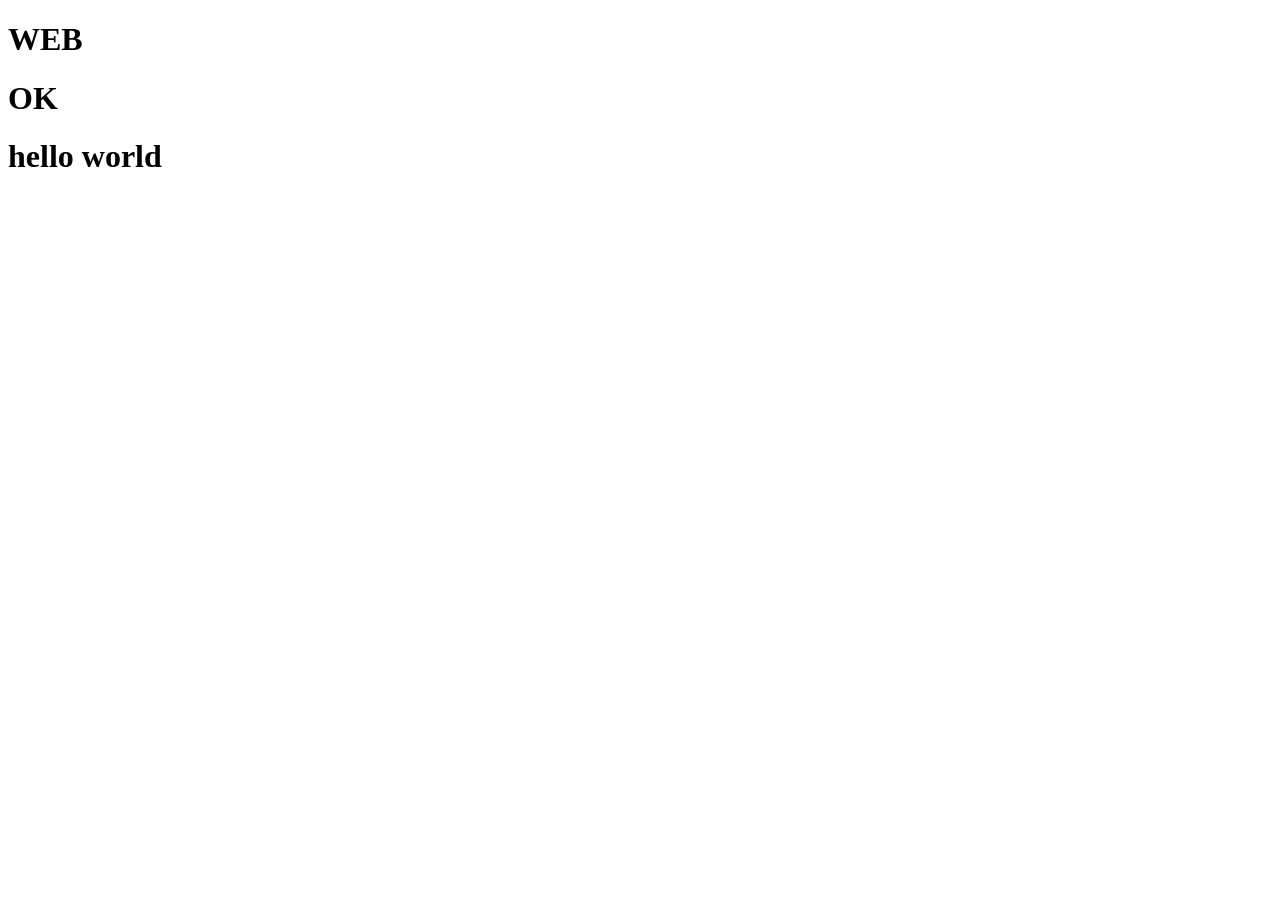
<file: Student-Resource-Website/frontend/index.html>
<!DOCTYPE html>
<html lang="en">
<head>
    <meta charset="UTF-8">
    <meta name="viewport" content="width=device-width, initial-scale=1.0">
    <title>Document</title>
</head>
<body>
    <h1>WEB</h1>
    <h1>OK</h1>
    <h1>hello world</h1>
</body>
</html>
</file>
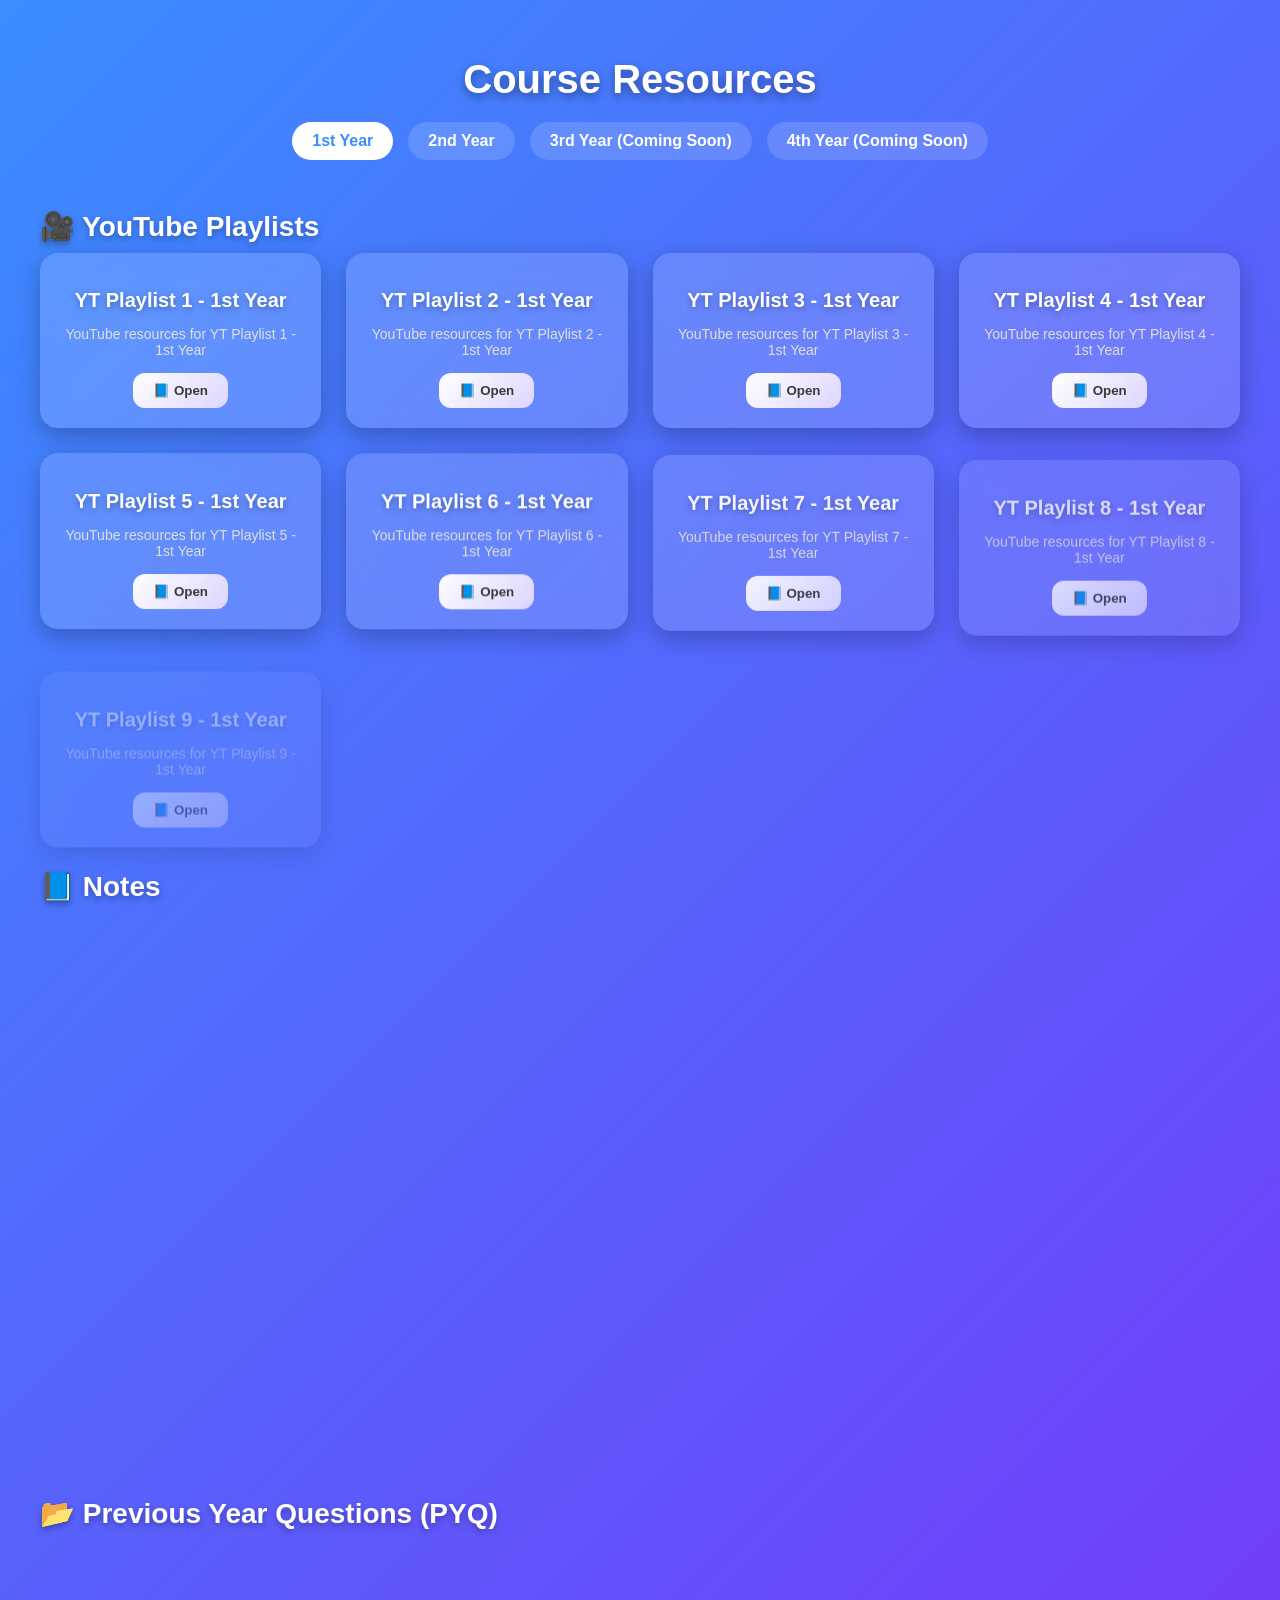
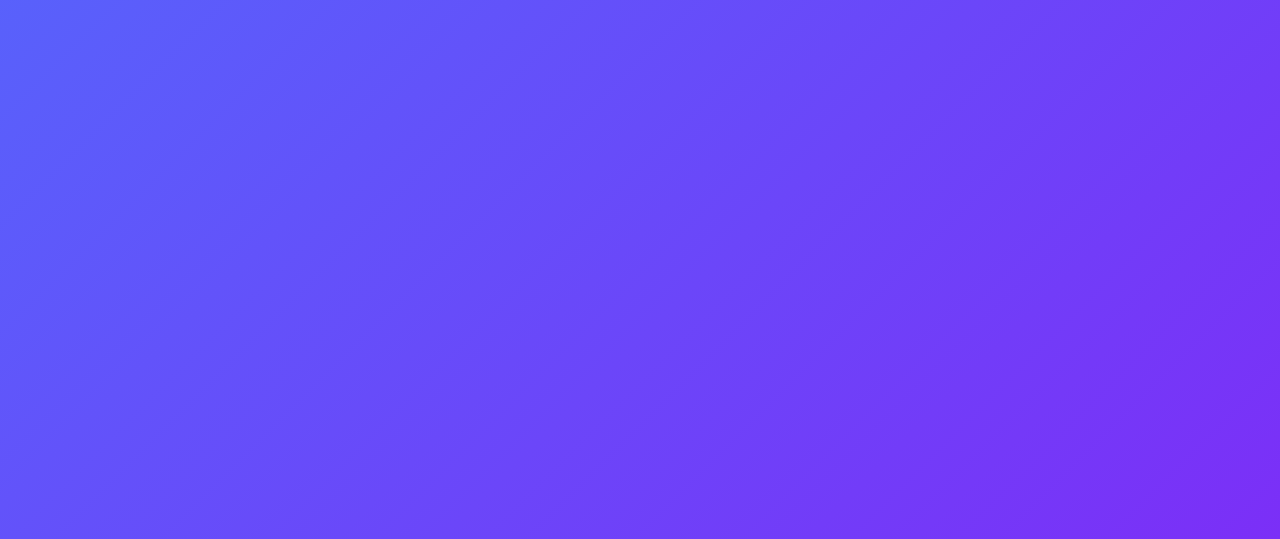
<file: frontend/bba.html>
<!DOCTYPE html>
<html lang="en">
<head>
  <meta charset="UTF-8">
  <meta name="viewport" content="width=device-width, initial-scale=1.0">
  <title>Course Portal</title>
  <script src="https://cdnjs.cloudflare.com/ajax/libs/gsap/3.12.2/gsap.min.js"></script>
  <style>
    body {
      margin: 0;
      font-family: 'Segoe UI', sans-serif;
      background: linear-gradient(135deg, #3a8dff, #7b2ff7);
      color: white;
      display: flex;
      flex-direction: column;
      align-items: center;
      padding: 30px;
    }

    h1 {
      font-size: 40px;
      margin-bottom: 20px;
      text-shadow: 0 4px 10px rgba(0,0,0,0.4);
    }

    /* Tabs */
    .tabs {
      display: flex;
      gap: 15px;
      margin-bottom: 30px;
    }
    .tab {
      padding: 10px 20px;
      background: rgba(255,255,255,0.15);
      border-radius: 20px;
      cursor: pointer;
      font-weight: bold;
      transition: 0.3s;
    }
    .tab:hover, .tab.active {
      background: white;
      color: #3a8dff;
    }

    /* Section heading */
    .section-title {
      font-size: 28px;
      margin: 20px 0 10px;
      text-align: left;
      width: 100%;
      max-width: 1200px;
      font-weight: bold;
      text-shadow: 0 3px 6px rgba(0,0,0,0.3);
    }

    /* Cards */
    .card-container {
      display: grid;
      grid-template-columns: repeat(auto-fit, minmax(250px, 1fr));
      gap: 25px;
      width: 100%;
      max-width: 1200px;
      margin-bottom: 40px;
    }
    .card {
      background: rgba(255,255,255,0.15);
      border-radius: 18px;
      padding: 20px;
      backdrop-filter: blur(12px);
      box-shadow: 0 8px 25px rgba(0,0,0,0.25);
      text-align: center;
      transform: translateY(30px);
      opacity: 0;
      transition: 0.4s ease;
    }
    .card h2 {
      font-size: 20px;
      margin-bottom: 10px;
      color: #fff;
      text-shadow: 0 2px 6px rgba(0,0,0,0.3);
    }
    .card p {
      font-size: 14px;
      color: #e0e0e0;
      margin-bottom: 15px;
    }
    .card button {
      padding: 10px 20px;
      border: none;
      border-radius: 12px;
      background: linear-gradient(135deg, #fff, #dcd6ff);
      color: #3a3a3a;
      font-weight: bold;
      cursor: pointer;
      transition: 0.3s;
    }
    .card button:hover {
      transform: scale(1.1);
      background: linear-gradient(135deg, #7b2ff7, #3a8dff);
      color: white;
    }
/* ✅ Mobile View Optimized (≤480px) */
@media (max-width: 480px) {
  body {
    padding: 10px;
    font-size: 14px;
  }

  /* Tabs (Year Selection) */
  .tabs {
    flex-direction: column;
    align-items: stretch;
    gap: 8px;
  }

  .tab {
    width: 100%;
    padding: 12px;
    font-size: 16px;
    text-align: center;
    border-radius: 12px;
  }

  /* Section Titles */
  .section-title {
    font-size: 18px;
    text-align: center;
    margin: 20px 0 10px;
  }

  /* Cards (Notes, YouTube, PYQ) */
  .card-container {
    grid-template-columns: 1fr;
    gap: 16px;
  }

  .card {
    border-radius: 15px;
    padding: 16px;
    text-align: center;
    font-size: 14px;
    font-weight: 500;
    transition: transform 0.3s ease, box-shadow 0.3s ease;
  }

  .card:hover {
    transform: translateY(-6px) scale(1.03);
  }
}

  </style>
</head>
<body>

  <h1>Course Resources</h1>

  <!-- Year Tabs -->
  <div class="tabs">
    <div class="tab active" data-year="1">1st Year</div>
    <div class="tab" data-year="2">2nd Year</div>
    <div class="tab" data-year="3">3rd Year (Coming Soon)</div>
    <div class="tab" data-year="4">4th Year (Coming Soon)</div>
  </div>

  <!-- Sections -->
  <div id="sections"></div>

  <script>
    // Data
    const data = {
      1: {
        youtube: Array.from({ length: 10 }, (_, i) => `YT Playlist ${i+1} - 1st Year`),
        notes: Array.from({ length: 10 }, (_, i) => `Notes ${i+1} - 1st Year`),
        pyq: Array.from({ length: 10 }, (_, i) => `PYQ ${i+1} - 1st Year`),
      },
      2: {
        youtube: Array.from({ length: 10 }, (_, i) => `YT Playlist ${i+1} - 2nd Year`),
        notes: Array.from({ length: 10 }, (_, i) => `Notes ${i+1} - 2nd Year`),
        pyq: Array.from({ length: 10 }, (_, i) => `PYQ ${i+1} - 2nd Year`),
      },
      3: { coming: true },
      4: { coming: true }
    };

    const sectionsDiv = document.getElementById("sections");

    // Function to create cards
    function createCards(items, section) {
      const container = document.createElement("div");
      container.className = "card-container";

      items.forEach(item => {
        const card = document.createElement("div");
        card.className = "card";
        card.innerHTML = `
          <h2>${item}</h2>
          <p>${section} resources for ${item}</p>
          <button>📘 Open</button>
        `;
        container.appendChild(card);
      });

      return container;
    }

    // Load sections for selected year
    function loadSections(year) {
      sectionsDiv.innerHTML = "";
      if (data[year].coming) {
        sectionsDiv.innerHTML = `<h2 class="section-title">Resources Coming Soon...</h2>`;
        return;
      }

      // YouTube
      const ytTitle = document.createElement("h2");
      ytTitle.className = "section-title";
      ytTitle.innerText = "🎥 YouTube Playlists";
      sectionsDiv.appendChild(ytTitle);
      sectionsDiv.appendChild(createCards(data[year].youtube, "YouTube"));

      // Notes
      const notesTitle = document.createElement("h2");
      notesTitle.className = "section-title";
      notesTitle.innerText = "📘 Notes";
      sectionsDiv.appendChild(notesTitle);
      sectionsDiv.appendChild(createCards(data[year].notes, "Notes"));

      // PYQs
      const pyqTitle = document.createElement("h2");
      pyqTitle.className = "section-title";
      pyqTitle.innerText = "📂 Previous Year Questions (PYQ)";
      sectionsDiv.appendChild(pyqTitle);
      sectionsDiv.appendChild(createCards(data[year].pyq, "PYQ"));

      // Animate cards
      gsap.to(".card", {
        y: 0,
        opacity: 1,
        duration: 0.8,
        stagger: 0.15,
        ease: "power3.out"
      });
    }

    // Initial Load
    loadSections(1);

    // Tabs click handler
    document.querySelectorAll(".tab").forEach(tab => {
      tab.addEventListener("click", () => {
        document.querySelectorAll(".tab").forEach(t => t.classList.remove("active"));
        tab.classList.add("active");
        loadSections(tab.getAttribute("data-year"));
      });
    });
  </script>
</body>
</html>
</file>
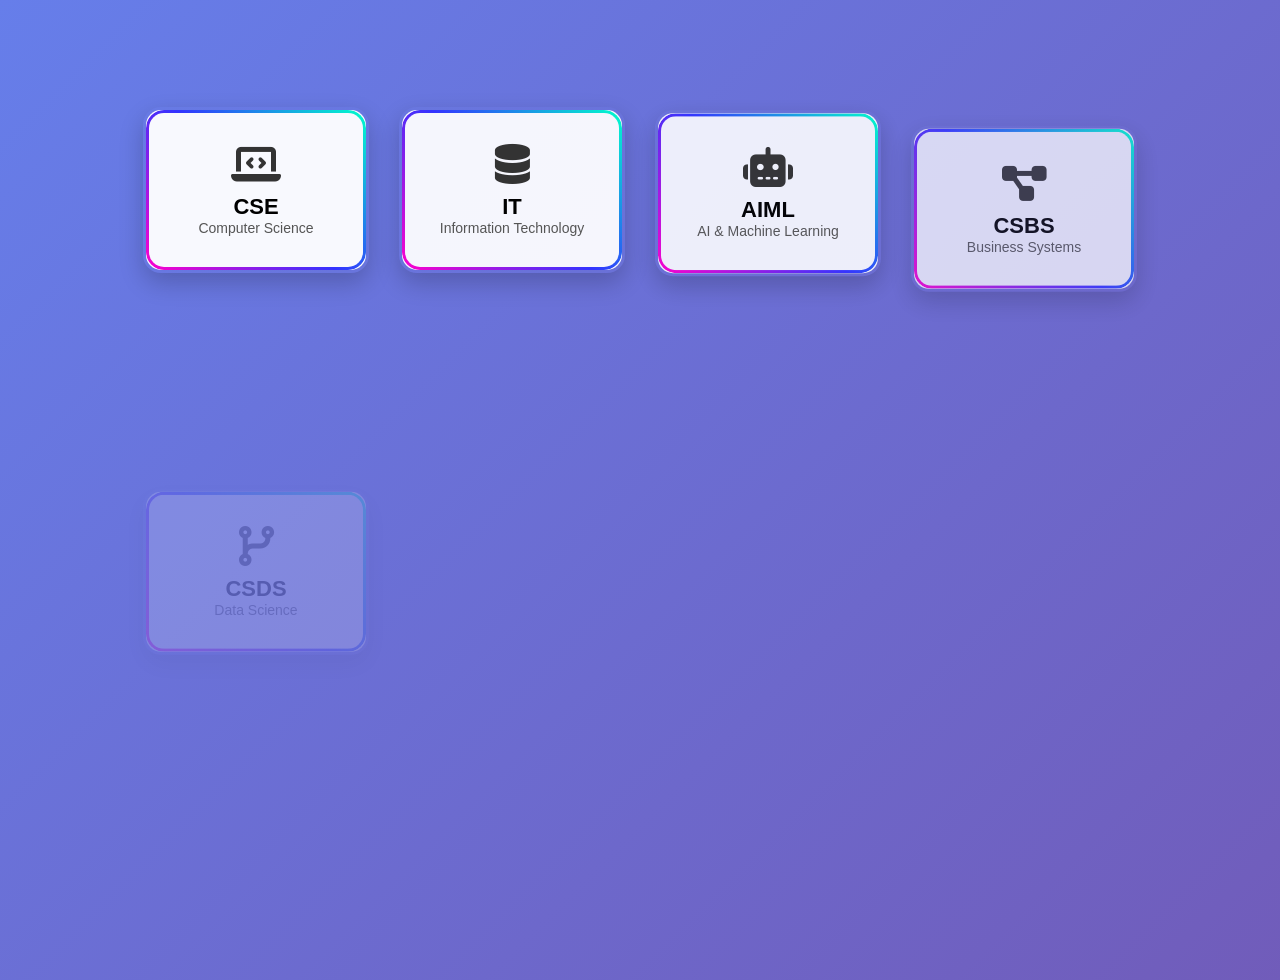
<file: frontend/courses.html>
<!DOCTYPE html>
<html lang="en">
<head>
  <meta charset="UTF-8">
  <meta name="viewport" content="width=device-width, initial-scale=1.0">
  <title>Course Cards Animation</title>
  <script src="https://cdnjs.cloudflare.com/ajax/libs/gsap/3.12.2/gsap.min.js"></script>
  <link rel="stylesheet" href="https://cdnjs.cloudflare.com/ajax/libs/font-awesome/6.5.0/css/all.min.css">
  <style>
    /* Page background gradient */
    body {
      font-family: Arial, sans-serif;
      display: flex;
      flex-wrap: wrap;
      justify-content: center;
      align-items: center;
      min-height: 100vh;
      margin: 0;
      padding: 40px;
      background: linear-gradient(135deg, #667eea, #764ba2, #f7971e);
      background-size: 300% 300%;
      animation: gradientShift 10s ease infinite;
    }
    /* anchor tag */
    a{
      text-decoration: none;
      color: inherit;
    }
    @keyframes gradientShift {
      0% { background-position: 0% 50%; }
      50% { background-position: 100% 50%; }
      100% { background-position: 0% 50%; }
    }

    /* Card design */
    .card {
      width: 220px;
      height: 160px;
      background: rgba(255, 255, 255, 0.9);
      border-radius: 18px;
      display: flex;
      flex-direction: column;
      align-items: center;
      justify-content: center;
      margin: 15px;
      font-size: 22px;
      font-weight: bold;
      box-shadow: 0 10px 25px rgba(0,0,0,0.2);
      opacity: 0;
      transform: translateY(100px);
      cursor: pointer;
      border: 3px solid transparent;
      background-clip: padding-box;
      position: relative;
      overflow: hidden;
    }

    /* Border gradient glow */
    .card::before {
      content: "";
      position: absolute;
      inset: 0;
      padding: 3px;
      border-radius: 18px;
      background: linear-gradient(45deg, #ff00cc, #3333ff, #00ffcc);
      -webkit-mask: linear-gradient(#fff 0 0) content-box, linear-gradient(#fff 0 0);
      -webkit-mask-composite: xor;
              mask-composite: exclude;
    }

    /* Card content */
    .card i {
      font-size: 40px;
      margin-bottom: 10px;
      color: #333;
    }

    .subtitle {
      font-size: 14px;
      font-weight: normal;
      color: #555;
    }
  </style>
</head>
<body>

  <a href="/frontend/B-Tech/btechCSE.html" class="card-link"><div class="card"><i class="fas fa-laptop-code"></i>CSE<div class="subtitle">Computer Science</div></div></a>
  <a href="/frontend/B-Tech/btechIT.html" class="card-link"><div class="card"><i class="fas fa-database"></i>IT<div class="subtitle">Information Technology</div></div></a>
  <a href="/frontend/B-Tech/btechAIML.html" class="card-link"><div class="card"><i class="fas fa-robot"></i>AIML<div class="subtitle">AI & Machine Learning</div></div></a>
  <div class="card"><i class="fas fa-project-diagram"></i>CSBS <div class="subtitle">Business Systems</div></div>
  <div class="card"><i class="fas fa-code-branch"></i>CSDS <div class="subtitle">Data Science</div></div>
  <div class="card"><i class="fas fa-network-wired"></i>CSCS <div class="subtitle">Cyber Security</div></div>
  <a href="/frontend/B-Tech/btechIOT.html" class="card-link"><div class="card"><i class="fas fa-cogs"></i>IOT<div class="subtitle">Internet Of Thing</div></div></a>
  <div class="card"><i class="fas fa-cutlery"></i>FT<div class="subtitle">Foot Technology</div></div>
  <a href="/frontend/B-Tech/btechECE.html" class="card-link"><div class="card"><i class="fas fa-microchip"></i>ECE<div class="subtitle">Electronics and Communications</div></div></a>
  <a href="/frontend/B-Tech/btechEE.html" class="card-link"><div class="card"><i class="fas fa-bolt"></i>EE<div class="subtitle">Electrical Engineering</div></div></a>


  <script>
    // Intro animation
    gsap.to(".card", {
      y: 0,
      opacity: 1,
      duration: 1,
      stagger: 0.3,
      ease: "bounce.out"
    });

    // Card color animation effect
    document.querySelectorAll(".card").forEach((card, i) => {
      gsap.to(card, {
        backgroundColor: ["#ffffff", "#ffeaa7", "#a29bfe", "#fab1a0", "#55efc4"],
        repeat: -1,
        yoyo: true,
        duration: 4,
        delay: i * 0.5
      });
    

      // Hover effect
      card.addEventListener("mouseenter", () => {
        gsap.to(card, { scale: 1.1, duration: 0.3 });
      });
      card.addEventListener("mouseleave", () => {
        gsap.to(card, { scale: 1, duration: 0.3 });
      });
    });
  </script>
</body>
</html>
</file>
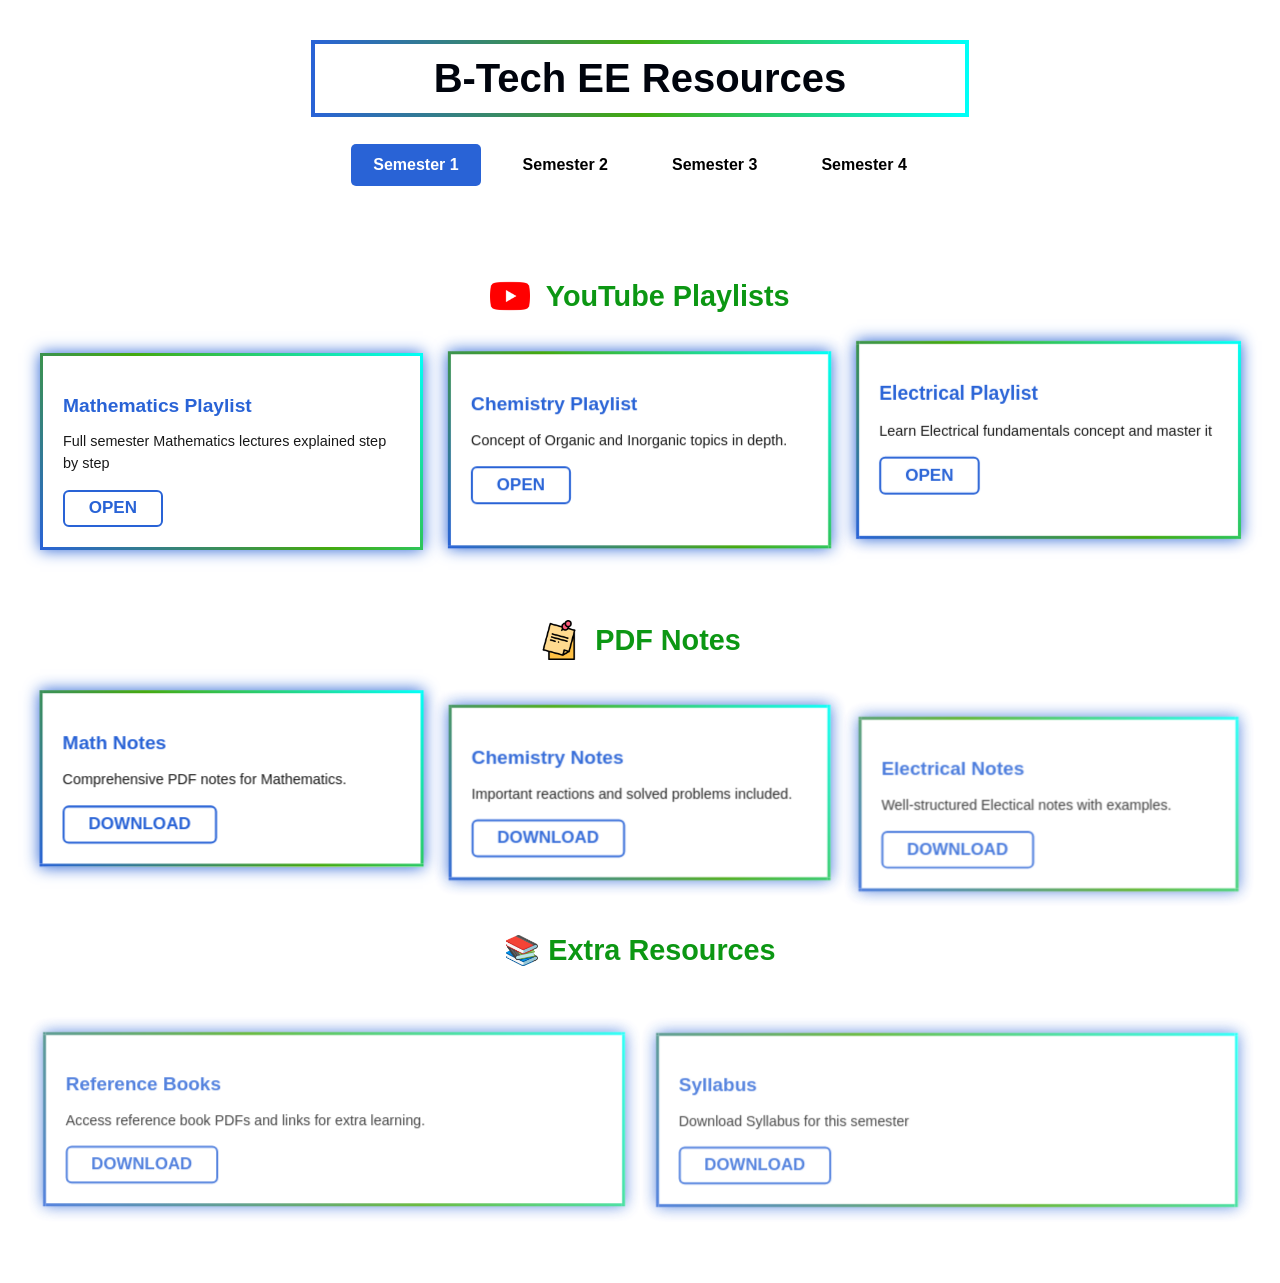
<file: frontend/B-Tech/btech-EE.html>
<!DOCTYPE html>
<html lang="en">
<head>
  <meta charset="UTF-8">
  <meta name="viewport" content="width=device-width, initial-scale=1.0">
  <title>B-Tech EE Resources</title>
  <style>
    body {
      margin: 0;
      font-family: "Poppins", sans-serif;
      background: linear-gradient(270deg, #e3e2e2, #ffffff, #ffffffe2);
      background-size: 400% 400%;
      animation: whiteBG 20s ease infinite;
      overflow-x: hidden;
      min-height: 100vh;
    }

    @keyframes whiteBG {
      0% { background-position: 0% 50%; }
      50% { background-position: 100% 50%; }
      100% { background-position: 0% 50%; }
    }

    h1 {
      text-align: center;
      margin-top: 40px;
      font-size: 2.5rem;
      color: #00040d;
      padding: 12px 25px;
      border: 4px solid;
      border-image: linear-gradient(90deg, #2963d6, #44a90e, #00fff7) 1;
      animation: borderAnim 4s linear infinite;
      border-radius: 10px;
      max-width: 600px;
      margin-left: auto;
      margin-right: auto;
    }

    @keyframes borderAnim {
      0% { border-image-source: linear-gradient(90deg, #2963d6, #44a90e, #00fff7); }
      50% { border-image-source: linear-gradient(270deg, #2963d6, #44a90e, #00fff7); }
      100% { border-image-source: linear-gradient(90deg, #2963d6, #44a90e, #00fff7); }
    }

    h2.section-title {
      margin: 40px 0 20px;
      text-align: center;
      font-size: 1.8rem;
      color: #0c9713;
    }

    .semester-section {
      margin-bottom: 60px;
      padding: 20px;
    }

    .card-container {
      position: relative;
      z-index: 1;
      display: grid;
      grid-template-columns: repeat(auto-fit, minmax(260px, 1fr));
      gap: 25px;
      max-width: 1200px;
      margin: 0 auto;
      padding: 20px;
    }

    .card {
      background: rgba(255, 255, 255, 0.6);
      padding: 20px;
      backdrop-filter: blur(12px);
      box-shadow: 0 0 15px #2963d6;
      transition: transform 0.3s ease, box-shadow 0.3s ease;
      cursor: pointer;
      border: 3px solid;
      border-image: linear-gradient(45deg, #2963d6, #44a90e, #00fff7) 1;
      animation: borderAnim 6s linear infinite;
    }

    .card:hover {
      box-shadow: 0 0 40px rgba(0, 255, 255, 0.6);
      transform: scale(1.05);
    }

    .card h3 {
      font-size: 1.2rem;
      margin-bottom: 10px;
      color: #2963d6;
    }

    .card p {
      font-size: 0.9rem;
      line-height: 1.5;
      opacity: 0.9;
      margin-bottom: 15px;
      color: black;
    }

    .btn {
      --color: #2963d6;
      --color2: rgb(10, 25, 30);
      padding: 0.4em 1.4em;
      background-color: transparent;
      border-radius: 6px;
      border: 2px solid var(--color);
      transition: .5s;
      position: relative;
      overflow: hidden;
      cursor: pointer;
      z-index: 1;
      font-weight: 600;
      font-size: 17px;
      font-family: 'Roboto', 'Segoe UI', sans-serif;
      text-transform: uppercase;
      color: var(--color);
    }

    .btn::after, .btn::before {
      content: '';
      display: block;
      height: 100%;
      width: 100%;
      transform: skew(90deg) translate(-50%, -50%);
      position: absolute;
      inset: 50%;
      left: 25%;
      z-index: -1;
      transition: .5s ease-out;
      background-color: var(--color);
    }

    .btn::before {
      top: -50%;
      left: -25%;
      transform: skew(90deg) rotate(180deg) translate(-50%, -50%);
    }

    .btn:hover::before {
      transform: skew(45deg) rotate(180deg) translate(-50%, -50%);
    }

    .btn:hover::after {
      transform: skew(45deg) translate(-50%, -50%);
    }

    .btn:hover {
      color: var(--color2);
    }

    .btn:active {
      filter: brightness(.7);
      transform: scale(.98);
    }

    img.icon {
      height: 40px;
      position: relative;
      top: 10px;
      margin-right: 8px;
    }

    .semester-tabs {
      display: flex;
      justify-content: center;
      margin: 20px 0;
      flex-wrap: wrap;
    }

    .semester-tab {
      padding: 10px 20px;
      margin: 0 10px;
      background: rgba(255, 255, 255, 0.6);
      border-radius: 5px;
      cursor: pointer;
      font-weight: bold;
      transition: all 0.3s ease;
      border: 2px solid transparent;
    }

    .semester-tab:hover {
      border-color: #2963d6;
    }

    .semester-tab.active {
      background: #2963d6;
      color: white;
    }

    .hidden {
      display: none;
    }
  </style>
</head>
<body>
  <h1>B-Tech EE Resources</h1>

  <div class="semester-tabs">
    <div class="semester-tab active" data-target="semester1">Semester 1</div>
    <div class="semester-tab" data-target="semester2">Semester 2</div>
    <div class="semester-tab" data-target="semester3">Semester 3</div>
    <div class="semester-tab" data-target="semester4">Semester 4</div>
    
  </div>

  <!-- Semester 1 Section -->
  <section id="semester1" class="semester-section">
    <h2 class="section-title"><img src="./youtube.png" class="icon"> YouTube Playlists</h2>
    <div class="card-container">
      <div class="card">
        <h3>Mathematics Playlist</h3>
        <p>Full semester Mathematics lectures explained step by step</p>
        <button class="btn">Open</button>
      </div>
       <div class="card">
        <h3>Chemistry Playlist</h3>
        <p>Concept of Organic and Inorganic topics in depth.</p>
        <button class="btn">Open</button>
      </div>
     
      <div class="card">
        <h3>Electrical Playlist</h3>
        <p>Learn Electrical fundamentals concept and master it</p>
        <button class="btn">Open</button>
      </div>
    </div>

    <h2 class="section-title"><img src="./sticky-notes.png" class="icon"> PDF Notes</h2>
    <div class="card-container">
      <div class="card">
        <h3>Math Notes</h3>
        <p>Comprehensive PDF notes for Mathematics.</p>
        <button class="btn">Download</button>
      </div>
        <div class="card">
        <h3>Chemistry Notes</h3>
        <p>Important reactions and solved problems included.</p>
        <button class="btn">Download</button>
      </div>
      <div class="card">
        <h3>Electrical Notes</h3>
        <p>Well-structured Electical notes with examples.</p>
        <button class="btn">Download</button>
      </div>
     
    </div>

    <h2 class="section-title">📚 Extra Resources</h2>
    <div class="card-container">
      <div class="card">
        <h3>Reference Books</h3>
        <p>Access reference book PDFs and links for extra learning.</p>
        <button class="btn">Download</button>
      </div>
      <div class="card">
        <h3>Syllabus</h3>
        <p>Download Syllabus for this semester</p>
        <button class="btn">Download</button>
      </div>
    </div>
  </section>



  <!-- Semester 2 Section -->
  <section id="semester2" class="semester-section hidden">
    <h2 class="section-title"><img src="./youtube.png" class="icon"> YouTube Playlists</h2>
    <div class="card-container">
      <div class="card">
        <h3>Math Playlist</h3>
        <p>Full semester Mathematics lectures explained step by step.</p>
        <button class="btn">Open</button>
      </div>
      <div class="card">
        <h3>Physics Playlist</h3>
        <p>Concepts of mechanics, waves, and more covered in depth.</p>
        <button class="btn">Open</button>
      </div>
      <div class="card">
        <h3>C Programming Playlist</h3>
        <p>Learn C language fundamentals with coding examples.</p>
        <button class="btn">Open</button>
      </div>
      <div class="card">
        <h3>English</h3>
        <p>Learn English vocabulary and writing skill</p>
        <button class="btn">Open</button>
      </div>
    </div>

    <h2 class="section-title"><img src="./sticky-notes.png" class="icon"> PDF Notes</h2>
    <div class="card-container">
      <div class="card">
        <h3>Math Notes</h3>
        <p>Comprehensive PDF notes for Mathematics.</p>
        <button class="btn">Download</button>
      </div>
       <div class="card">
        <h3>Physics Notes</h3>
        <p>Important formulas and solved problems included</p>
        <button class="btn">Download</button>
      </div>
      <div class="card">
        <h3>C Programming Notes</h3>
        <p>Well-structured C programming notes with examples.</p>
        <button class="btn">Download</button>
      </div>
      <div class="card">
        <h3>Engineering Graphics</h3>
        <p>Drawing techniques and reference sheets.</p>
        <button class="btn">Download</button>
      </div>
    </div>

    <h2 class="section-title">📚 Extra Resources</h2>
    <div class="card-container">
      <div class="card">
        <h3>Reference Books</h3>
        <p>Access reference book PDFs and links for extra learning.</p>
        <button class="btn">Download</button>
      </div>
      <div class="card">
        <h3>Syllabus</h3>
        <p>Download Syllabus for this semester</p>
        <button class="btn">Download</button>
      </div>
    </div>
  </section>

    <!-- Semester 3 Section -->
  <section id="semester3" class="semester-section hidden">
    <h2 class="section-title"><img src="/frontend/assets/youtube.png" class="icon"> YouTube Playlists</h2>
    <div class="card-container">
      <div class="card">
        <h3>Mathematics Playlist</h3>
        <p>Full differential equation, Graph Theory lectures explained step by step.</p>
        <button class="btn">Open</button>
      </div>
      <div class="card">
        <h3>Analog  electronics Playlist</h3>
        <p>Concepts of logic gates, circuit diagram and more covered in depth.</p>
        <button class="btn">Open</button>
      </div>
      <div class="card">
        <h3>Electric Circuit Theory Playlist</h3>
        <p>Electric Circuit Theory studies current, voltage, and resistance, explaining how electrical networks function effectively.</p>
        <button class="btn">Open</button>
      </div>
      <div class="card">
        <h3>Electromagnetic Field Theory Playlist</h3>
        <p>Electromagnetic Field Theory studies electric and magnetic fields, their interaction, and influence on charges.</p>
        <button class="btn">Open</button>
      </div>
      <div class="card">
        <h3>Engineering Mechanics Playlist</h3>
        <p>Engineering Mechanics studies forces, motion, and equilibrium of bodies under various conditions.</p>
        <button class="btn">Open</button>
      </div>
      <div class="card">
        <h3>Biology for Engineers Playlist</h3>
        <p>Biology for Engineers introduces life sciences concepts relevant to engineering and technology applications.</p>
        <button class="btn">Open</button>
      </div>
      <div class="card">
        <h3>Indian Constitution Playlist</h3>
        <p>The Indian Constitution is the supreme law governing India’s political and legal framework.</p>
        <button class="btn">Open</button>
      </div>
    </div>

    <h2 class="section-title"><img src="/frontend/assets/sticky-notes.png" class="icon"> PDF Notes</h2>
    <div class="card-container">
      <div class="card">
        <h3>Math Notes</h3>
        <p>Comprehensive PDF notes for Mathematics.</p>
        <button class="btn">Download</button>
      </div>
      <div class="card">
        <h3>Indian Constitution Notes</h3>
        <p>Important theory and solved  problems included.</p>
        <button class="btn">Download</button>
      </div>
      <div class="card">
        <h3> Analog Notes</h3>
        <p>Well-structured notes with circuit diagrams.</p>
        <button class="btn">Download</button>
      </div>
      <div class="card">
        <h3>Biology Notes</h3>
        <p>Comprehensive PDF notes for Biology.</p>
        <button class="btn">Download</button>
      </div>
      <div class="card">
        <h3>Engineering Mechanics Notes</h3>
        <p>Comprehensive PDF notes with detailed theory</p>
        <button class="btn">Download</button>
      </div>
       <div class="card">
        <h3>Electromagnetic Field Notes</h3>
        <p>Comprehensive PDF notes with detailed theory</p>
        <button class="btn">Download</button>
      </div>
       <div class="card">
        <h3>Electric Circuit Theory Notes</h3>
        <p>Comprehensive PDF notes with detailed theory</p>
        <button class="btn">Download</button>
      </div>
    </div>

    <h2 class="section-title">📚 Extra Resources</h2>
    <div class="card-container">
      <div class="card">
        <h3>Reference Books</h3>
        <p>Access reference book PDFs and links for extra learning.</p>
        <button class="btn">Download</button>
      </div>
      <div class="card">
        <h3>Syllabus</h3>
        <p>Download Syllabus for this semester</p>
        <button class="btn">Download</button>
      </div>
    </div>
  </section>

    <!-- Semester 4 Section -->
  <section id="semester4" class="semester-section hidden">
    <h2 class="section-title"><img src="/frontend/assets/youtube.png" class="icon"> YouTube Playlists</h2>
    <div class="card-container">
      <div class="card">
        <h3>Electrical Machine-I Playlist</h3>
        <p>Electrical Machine-I focuses on transformers and DC machines construction, working, and applications.</p>
        <button class="btn">Open</button>
      </div>
      <div class="card">
        <h3>Electrical and Electronics Measurement Playlist</h3>
        <p>Electrical and Electronics Measurement deals with measuring electrical quantities accurately and reliably.</p>
        <button class="btn">Open</button>
      </div>
      <div class="card">
        <h3>Thermal Power Engineering Playlist</h3>
        <p>Thermal Power Engineering studies energy conversion from heat into useful mechanical and electrical power.</p>
        <button class="btn">Open</button>
      </div>
      <div class="card">
        <h3>Environmental Sciences Playlist</h3>
        <p>Learn Elements of ecology, Atmospheric Composition in details</p>
        <button class="btn">Open</button>
      </div>
      <div class="card">
        <h3>Digital Electronic Playlist</h3>
        <p>Focuses on logic gates, Boolean algebra, and combinational circuit design.</p>
        <button class="btn">Open</button>
      </div>
    </div>

    <h2 class="section-title"><img src="/frontend/assets/sticky-notes.png" class="icon"> PDF Notes</h2>
    <div class="card-container">
      <div class="card">
        <h3>Digital Electronic Notes</h3>
        <p>Comprehensive PDF notes for Digital Electronic.</p>
        <button class="btn">Download</button>
      </div>
      <div class="card">
        <h3>Thermal Power Engineering Notes</h3>
        <p>Important formulas and solved problems included.</p>
        <button class="btn">Download</button>
      </div>
      <div class="card">
        <h3>Environmental Sciences Notes</h3>
        <p>Well-structured theory and PYQS</p>
        <button class="btn">Download</button>
      </div>
      <div class="card">
        <h3>Electrical and Electronics Measurement Notes</h3>
        <p>Detailed theory and important questions included</p>
        <button class="btn">Download</button>
      </div>
      <div class="card">
        <h3>Electrical Machine-I Notes</h3>
        <p>Detailed theory and important questions included</p>
        <button class="btn">Download</button>
      </div>
    </div>

    <h2 class="section-title">📚 Extra Resources</h2>
    <div class="card-container">
      <div class="card">
        <h3>Reference Books</h3>
        <p>Access reference book PDFs and links for extra learning.</p>
        <button class="btn">Download</button>
      </div>
      <div class="card">
        <h3>Syllabus</h3>
        <p>Download Syllabus for this semester</p>
        <button class="btn">Download</button>
      </div>
    </div>
  </section>

  <script>
    // Tab functionality
    document.querySelectorAll('.semester-tab').forEach(tab => {
      tab.addEventListener('click', () => {
        // Remove active class from all tabs
        document.querySelectorAll('.semester-tab').forEach(t => {
          t.classList.remove('active');
        });
        
        // Add active class to clicked tab
        tab.classList.add('active');
        
        // Hide all sections
        document.querySelectorAll('.semester-section').forEach(section => {
          section.classList.add('hidden');
        });
        
        // Show the targeted section
        const targetId = tab.getAttribute('data-target');
        document.getElementById(targetId).classList.remove('hidden');
      });
    });

    
  </script>
  <script src="https://cdnjs.cloudflare.com/ajax/libs/gsap/3.12.5/gsap.min.js"></script>

<script>
  // Animate cards in



// Animate cards - smooth rise + pop effect
function animateCards(sectionId) {
  const cards = document.querySelectorAll(`#${sectionId} .card`);
  gsap.fromTo(cards,
    {
      opacity: 0,
      y: 120,
      scale: 0.95,
      visibility: "hidden"
    },
    {
      opacity: 1,
      y: 0,
      scale: 1,
      visibility: "visible",
      duration: 1,
      stagger: {
        each: 0.15,
        from: "start",
        ease: "power2.out"
      },
      ease: "back.out(1.7)" // springy finish
    }
  );
}

// Initial load animation
animateCards("semester1");

// Tab functionality with gsap swap
document.querySelectorAll('.semester-tab').forEach(tab => {
  tab.addEventListener('click', () => {
    document.querySelectorAll('.semester-tab').forEach(t => t.classList.remove('active'));
    tab.classList.add('active');

    // Hide all sections
    document.querySelectorAll('.semester-section').forEach(section => {
      section.classList.add('hidden');
    });

    // Show target section
    const targetId = tab.getAttribute('data-target');
    document.getElementById(targetId).classList.remove('hidden');

    // Animate new section cards
    animateCards(targetId);
  });
});


</script>
</body>
</html>
</file>
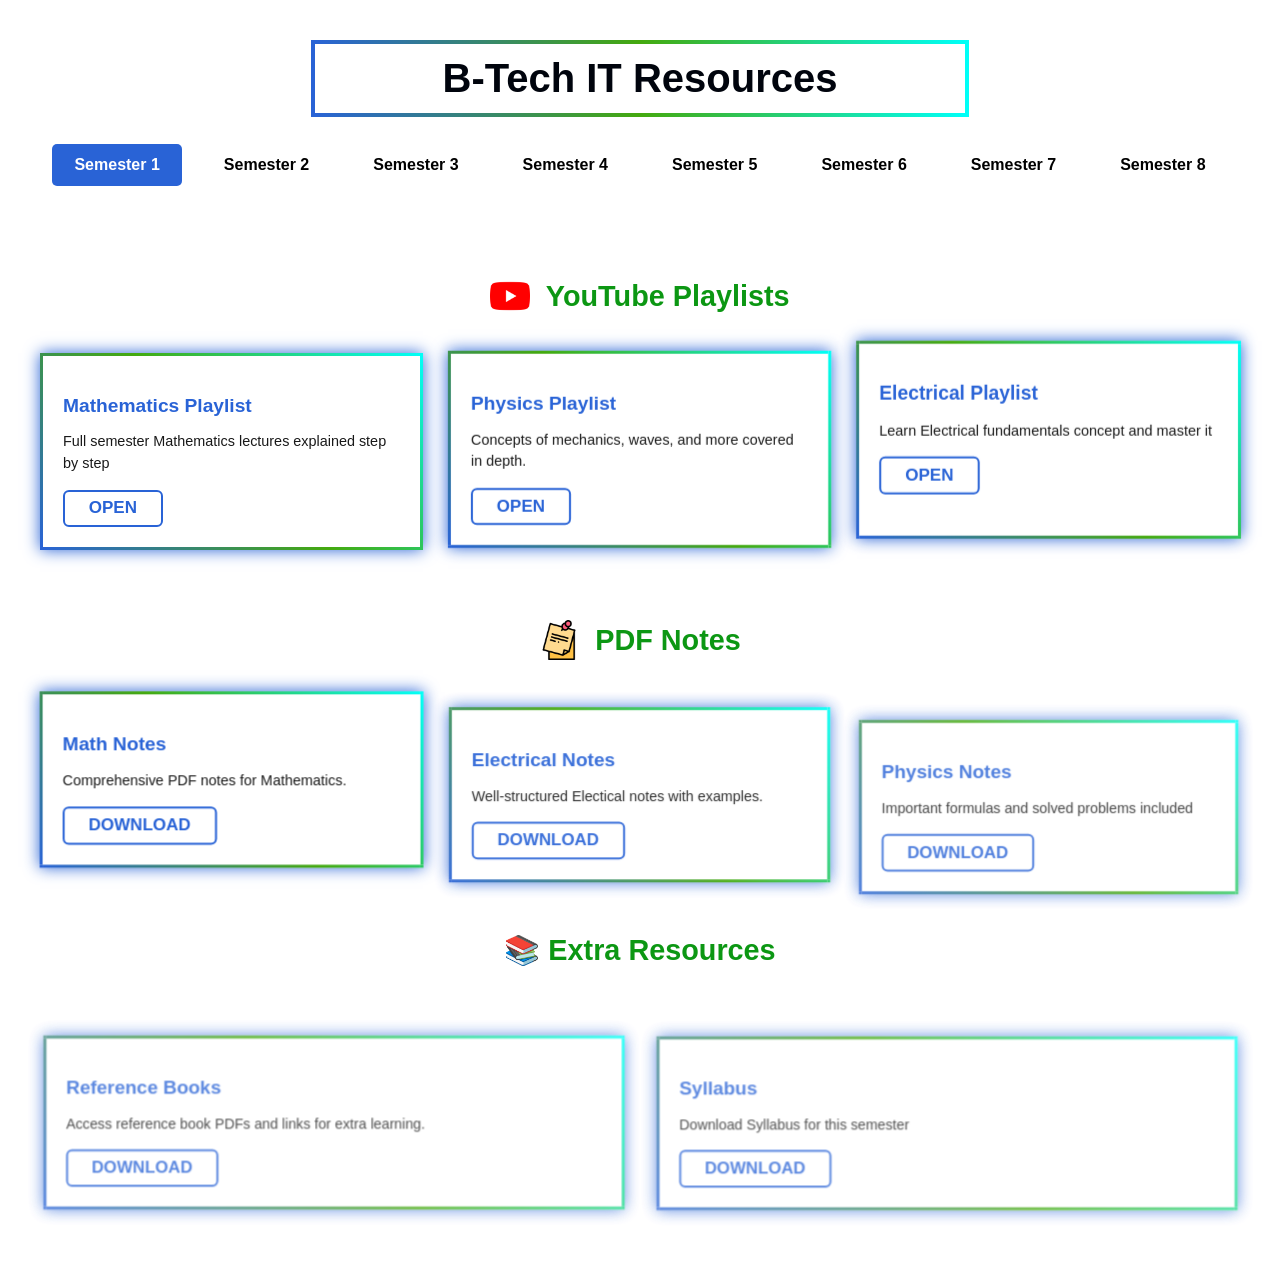
<file: frontend/B-Tech/btech-IT.html>
<!DOCTYPE html>
<html lang="en">
<head>
  <meta charset="UTF-8">
  <meta name="viewport" content="width=device-width, initial-scale=1.0">
  <title>B-Tech IT Resources</title>
  <style>
    body {
      margin: 0;
      font-family: "Poppins", sans-serif;
      background: linear-gradient(270deg, #e3e2e2, #ffffff, #ffffffe2);
      background-size: 400% 400%;
      animation: whiteBG 20s ease infinite;
      overflow-x: hidden;
      min-height: 100vh;
    }

    @keyframes whiteBG {
      0% { background-position: 0% 50%; }
      50% { background-position: 100% 50%; }
      100% { background-position: 0% 50%; }
    }

    h1 {
      text-align: center;
      margin-top: 40px;
      font-size: 2.5rem;
      color: #00040d;
      padding: 12px 25px;
      border: 4px solid;
      border-image: linear-gradient(90deg, #2963d6, #44a90e, #00fff7) 1;
      animation: borderAnim 4s linear infinite;
      border-radius: 10px;
      max-width: 600px;
      margin-left: auto;
      margin-right: auto;
    }

    @keyframes borderAnim {
      0% { border-image-source: linear-gradient(90deg, #2963d6, #44a90e, #00fff7); }
      50% { border-image-source: linear-gradient(270deg, #2963d6, #44a90e, #00fff7); }
      100% { border-image-source: linear-gradient(90deg, #2963d6, #44a90e, #00fff7); }
    }

    h2.section-title {
      margin: 40px 0 20px;
      text-align: center;
      font-size: 1.8rem;
      color: #0c9713;
    }

    .semester-section {
      margin-bottom: 60px;
      padding: 20px;
    }

    .card-container {
      position: relative;
      z-index: 1;
      display: grid;
      grid-template-columns: repeat(auto-fit, minmax(260px, 1fr));
      gap: 25px;
      max-width: 1200px;
      margin: 0 auto;
      padding: 20px;
    }

    .card {
      background: rgba(255, 255, 255, 0.6);
      padding: 20px;
      backdrop-filter: blur(12px);
      box-shadow: 0 0 15px #2963d6;
      transition: transform 0.3s ease, box-shadow 0.3s ease;
      cursor: pointer;
      border: 3px solid;
      border-image: linear-gradient(45deg, #2963d6, #44a90e, #00fff7) 1;
      animation: borderAnim 6s linear infinite;
    }

    .card:hover {
      box-shadow: 0 0 40px rgba(0, 255, 255, 0.6);
      transform: scale(1.05);
    }

    .card h3 {
      font-size: 1.2rem;
      margin-bottom: 10px;
      color: #2963d6;
    }

    .card p {
      font-size: 0.9rem;
      line-height: 1.5;
      opacity: 0.9;
      margin-bottom: 15px;
      color: black;
    }

    .btn {
      --color: #2963d6;
      --color2: rgb(10, 25, 30);
      padding: 0.4em 1.4em;
      background-color: transparent;
      border-radius: 6px;
      border: 2px solid var(--color);
      transition: .5s;
      position: relative;
      overflow: hidden;
      cursor: pointer;
      z-index: 1;
      font-weight: 600;
      font-size: 17px;
      font-family: 'Roboto', 'Segoe UI', sans-serif;
      text-transform: uppercase;
      color: var(--color);
    }

    .btn::after, .btn::before {
      content: '';
      display: block;
      height: 100%;
      width: 100%;
      transform: skew(90deg) translate(-50%, -50%);
      position: absolute;
      inset: 50%;
      left: 25%;
      z-index: -1;
      transition: .5s ease-out;
      background-color: var(--color);
    }

    .btn::before {
      top: -50%;
      left: -25%;
      transform: skew(90deg) rotate(180deg) translate(-50%, -50%);
    }

    .btn:hover::before {
      transform: skew(45deg) rotate(180deg) translate(-50%, -50%);
    }

    .btn:hover::after {
      transform: skew(45deg) translate(-50%, -50%);
    }

    .btn:hover {
      color: var(--color2);
    }

    .btn:active {
      filter: brightness(.7);
      transform: scale(.98);
    }

    img.icon {
      height: 40px;
      position: relative;
      top: 10px;
      margin-right: 8px;
    }

    .semester-tabs {
      display: flex;
      justify-content: center;
      margin: 20px 0;
      flex-wrap: wrap;
    }

    .semester-tab {
      padding: 10px 20px;
      margin: 0 10px;
      background: rgba(255, 255, 255, 0.6);
      border-radius: 5px;
      cursor: pointer;
      font-weight: bold;
      transition: all 0.3s ease;
      border: 2px solid transparent;
    }

    .semester-tab:hover {
      border-color: #2963d6;
    }

    .semester-tab.active {
      background: #2963d6;
      color: white;
    }

    .hidden {
      display: none;
    }
  </style>
</head>
<body>
  <h1>B-Tech IT Resources</h1>

  <div class="semester-tabs">
    <div class="semester-tab active" data-target="semester3">Semester 1</div>
    <div class="semester-tab" data-target="semester2">Semester 2</div>
    <div class="semester-tab" data-target="semester3">Semester 3</div>
    <div class="semester-tab" data-target="semester4">Semester 4</div>
    <div class="semester-tab" data-target="semester5">Semester 5</div>
    <div class="semester-tab" data-target="semester6">Semester 6</div>
    <div class="semester-tab" data-target="semester7">Semester 7</div>
    <div class="semester-tab" data-target="semester8">Semester 8</div>
  </div>

  <!-- Semester 1 Section -->
  <section id="semester1" class="semester-section">
    <h2 class="section-title"><img src="./youtube.png" class="icon"> YouTube Playlists</h2>
    <div class="card-container">
      <div class="card">
        <h3>Mathematics Playlist</h3>
        <p>Full semester Mathematics lectures explained step by step</p>
        <button class="btn">Open</button>
      </div>
      <div class="card">
        <h3>Physics Playlist</h3>
        <p>Concepts of mechanics, waves, and more covered in depth.</p>
        <button class="btn">Open</button>
      </div>
      <div class="card">
        <h3>Electrical Playlist</h3>
        <p>Learn Electrical fundamentals concept and master it</p>
        <button class="btn">Open</button>
      </div>
    </div>

    <h2 class="section-title"><img src="./sticky-notes.png" class="icon"> PDF Notes</h2>
    <div class="card-container">
      <div class="card">
        <h3>Math Notes</h3>
        <p>Comprehensive PDF notes for Mathematics.</p>
        <button class="btn">Download</button>
      </div>
      <div class="card">
        <h3>Electrical Notes</h3>
        <p>Well-structured Electical notes with examples.</p>
        <button class="btn">Download</button>
      </div>
      <div class="card">
        <h3>Physics Notes</h3>
        <p>Important formulas and solved problems included</p>
        <button class="btn">Download</button>
      </div>
    </div>

    <h2 class="section-title">📚 Extra Resources</h2>
    <div class="card-container">
      <div class="card">
        <h3>Reference Books</h3>
        <p>Access reference book PDFs and links for extra learning.</p>
        <button class="btn">Download</button>
      </div>
      <div class="card">
        <h3>Syllabus</h3>
        <p>Download Syllabus for this semester</p>
        <button class="btn">Download</button>
      </div>
    </div>
  </section>

  <!-- Semester 2 Section -->
  <section id="semester2" class="semester-section hidden">
    <h2 class="section-title"><img src="./youtube.png" class="icon"> YouTube Playlists</h2>
    <div class="card-container">
      <div class="card">
        <h3>Math Playlist</h3>
        <p>Full semester Mathematics lectures explained step by step.</p>
        <button class="btn">Open</button>
      </div>
      <div class="card">
        <h3>Chemistry Playlist</h3>
        <p>Concept of Organic and Inorganic topics in depth.</p>
        <button class="btn">Open</button>
      </div>
      <div class="card">
        <h3>C Programming Playlist</h3>
        <p>Learn C language fundamentals with coding examples.</p>
        <button class="btn">Open</button>
      </div>
      <div class="card">
        <h3>Engineering Graphics</h3>
        <p>Drawing techniques and visualization methods.</p>
        <button class="btn">Open</button>
      </div>
    </div>

    <h2 class="section-title"><img src="./sticky-notes.png" class="icon"> PDF Notes</h2>
    <div class="card-container">
      <div class="card">
        <h3>Math Notes</h3>
        <p>Comprehensive PDF notes for Mathematics.</p>
        <button class="btn">Download</button>
      </div>
      <div class="card">
        <h3>Chemistry Notes</h3>
        <p>Important reactions and solved problems included.</p>
        <button class="btn">Download</button>
      </div>
      <div class="card">
        <h3>C Programming Notes</h3>
        <p>Well-structured C programming notes with examples.</p>
        <button class="btn">Download</button>
      </div>
      <div class="card">
        <h3>Engineering Graphics</h3>
        <p>Drawing techniques and reference sheets.</p>
        <button class="btn">Download</button>
      </div>
    </div>

    <h2 class="section-title">📚 Extra Resources</h2>
    <div class="card-container">
      <div class="card">
        <h3>Reference Books</h3>
        <p>Access reference book PDFs and links for extra learning.</p>
        <button class="btn">Download</button>
      </div>
      <div class="card">
        <h3>Syllabus</h3>
        <p>Download Syllabus for this semester</p>
        <button class="btn">Download</button>
      </div>
    </div>
  </section>

    <!-- Semester 3 Section -->
  <section id="semester3" class="semester-section hidden">
    <h2 class="section-title"><img src="/frontend/assets/youtube.png" class="icon"> YouTube Playlists</h2>
    <div class="card-container">
      <div class="card">
        <h3>Mathematics Playlist</h3>
        <p>Full differential equation, Graph Theory lectures explained step by step.</p>
        <button class="btn">Open</button>
      </div>
      <div class="card">
        <h3>Analog & Digital electronics Playlist</h3>
        <p>Concepts of logic gates, circuit diagram and more covered in depth.</p>
        <button class="btn">Open</button>
      </div>
      <div class="card">
        <h3>Data Structures & Algorithm Playlist</h3>
        <p>Concept of Linked List, Stacks and more covered in depth</p>
        <button class="btn">Open</button>
      </div>
      <div class="card">
        <h3>Computer Organization Playlist</h3>
        <p>Learn memory Unit, ALU and addressing Models and master it</p>
        <button class="btn">Open</button>
      </div>
      <div class="card">
        <h3>Economics Playlist</h3>
        <p>Learn about Cost Estimation Model, Inflation etc in detail</p>
        <button class="btn">Open</button>
      </div>
    </div>

    <h2 class="section-title"><img src="/frontend/assets/sticky-notes.png" class="icon"> PDF Notes</h2>
    <div class="card-container">
      <div class="card">
        <h3>Math Notes</h3>
        <p>Comprehensive PDF notes for Mathematics.</p>
        <button class="btn">Download</button>
      </div>
      <div class="card">
        <h3>DSA Notes</h3>
        <p>Important theory and solved coding problems included.</p>
        <button class="btn">Download</button>
      </div>
      <div class="card">
        <h3>Digital & Analog Notes</h3>
        <p>Well-structured notes with circuit diagrams.</p>
        <button class="btn">Download</button>
      </div>
      <div class="card">
        <h3>Economics Notes</h3>
        <p>Comprehensive PDF notes for economics.</p>
        <button class="btn">Download</button>
      </div>
      <div class="card">
        <h3>Computer Organization Notes</h3>
        <p>Comprehensive PDF notes with detailed theory</p>
        <button class="btn">Download</button>
      </div>
    </div>

    <h2 class="section-title">📚 Extra Resources</h2>
    <div class="card-container">
      <div class="card">
        <h3>Reference Books</h3>
        <p>Access reference book PDFs and links for extra learning.</p>
        <button class="btn">Download</button>
      </div>
      <div class="card">
        <h3>Syllabus</h3>
        <p>Download Syllabus for this semester</p>
        <button class="btn">Download</button>
      </div>
    </div>
  </section>

    <!-- Semester 4 Section -->
  <section id="semester4" class="semester-section hidden">
    <h2 class="section-title"><img src="/frontend/assets/youtube.png" class="icon"> YouTube Playlists</h2>
    <div class="card-container">
      <div class="card">
        <h3>Discrete Math Playlist</h3>
        <p>Full semester Mathematics lectures explained step by step.</p>
        <button class="btn">Open</button>
      </div>
      <div class="card">
        <h3>Computer Architecture Playlist</h3>
        <p>Concepts of Pipelining, Hierarchical memory technology etc in details</p>
        <button class="btn">Open</button>
      </div>
      <div class="card">
        <h3>Formal Language & Automata Playlist</h3>
        <p>Understand basic properties of formal languages and formal grammars.</p>
        <button class="btn">Open</button>
      </div>
      <div class="card">
        <h3>Environmental Sciences Playlist</h3>
        <p>Learn Elements of ecology, Atmospheric Composition in details</p>
        <button class="btn">Open</button>
      </div>
    </div>

    <h2 class="section-title"><img src="/frontend/assets/sticky-notes.png" class="icon"> PDF Notes</h2>
    <div class="card-container">
      <div class="card">
        <h3>Math Notes</h3>
        <p>Comprehensive PDF notes for Mathematics.</p>
        <button class="btn">Download</button>
      </div>
      <div class="card">
        <h3>Computer Architecture Notes</h3>
        <p>Important formulas and solved problems included.</p>
        <button class="btn">Download</button>
      </div>
      <div class="card">
        <h3>Environmental Sciences Notes</h3>
        <p>Well-structured theory and PYQS</p>
        <button class="btn">Download</button>
      </div>
      <div class="card">
        <h3>Formal Language Notes</h3>
        <p>Detailed theory and important questions included</p>
        <button class="btn">Download</button>
      </div>
    </div>

    <h2 class="section-title">📚 Extra Resources</h2>
    <div class="card-container">
      <div class="card">
        <h3>Reference Books</h3>
        <p>Access reference book PDFs and links for extra learning.</p>
        <button class="btn">Download</button>
      </div>
      <div class="card">
        <h3>Syllabus</h3>
        <p>Download Syllabus for this semester</p>
        <button class="btn">Download</button>
      </div>
    </div>
  </section>

  <script>
    // Tab functionality
    document.querySelectorAll('.semester-tab').forEach(tab => {
      tab.addEventListener('click', () => {
        // Remove active class from all tabs
        document.querySelectorAll('.semester-tab').forEach(t => {
          t.classList.remove('active');
        });
        
        // Add active class to clicked tab
        tab.classList.add('active');
        
        // Hide all sections
        document.querySelectorAll('.semester-section').forEach(section => {
          section.classList.add('hidden');
        });
        
        // Show the targeted section
        const targetId = tab.getAttribute('data-target');
        document.getElementById(targetId).classList.remove('hidden');
      });
    });
  </script>


 </script>
  <script src="https://cdnjs.cloudflare.com/ajax/libs/gsap/3.12.5/gsap.min.js"></script>

<script>
  // Animate cards in



// Animate cards - smooth rise + pop effect
function animateCards(sectionId) {
  const cards = document.querySelectorAll(`#${sectionId} .card`);
  gsap.fromTo(cards,
    {
      opacity: 0,
      y: 120,
      scale: 0.95,
      visibility: "hidden"
    },
    {
      opacity: 1,
      y: 0,
      scale: 1,
      visibility: "visible",
      duration: 1,
      stagger: {
        each: 0.15,
        from: "start",
        ease: "power2.out"
      },
      ease: "back.out(1.7)" // springy finish
    }
  );
}

// Initial load animation
animateCards("semester1");

// Tab functionality with gsap swap
document.querySelectorAll('.semester-tab').forEach(tab => {
  tab.addEventListener('click', () => {
    document.querySelectorAll('.semester-tab').forEach(t => t.classList.remove('active'));
    tab.classList.add('active');

    // Hide all sections
    document.querySelectorAll('.semester-section').forEach(section => {
      section.classList.add('hidden');
    });

    // Show target section
    const targetId = tab.getAttribute('data-target');
    document.getElementById(targetId).classList.remove('hidden');

    // Animate new section cards
    animateCards(targetId);
  });
});


</script>
</body>
</html>
</file>
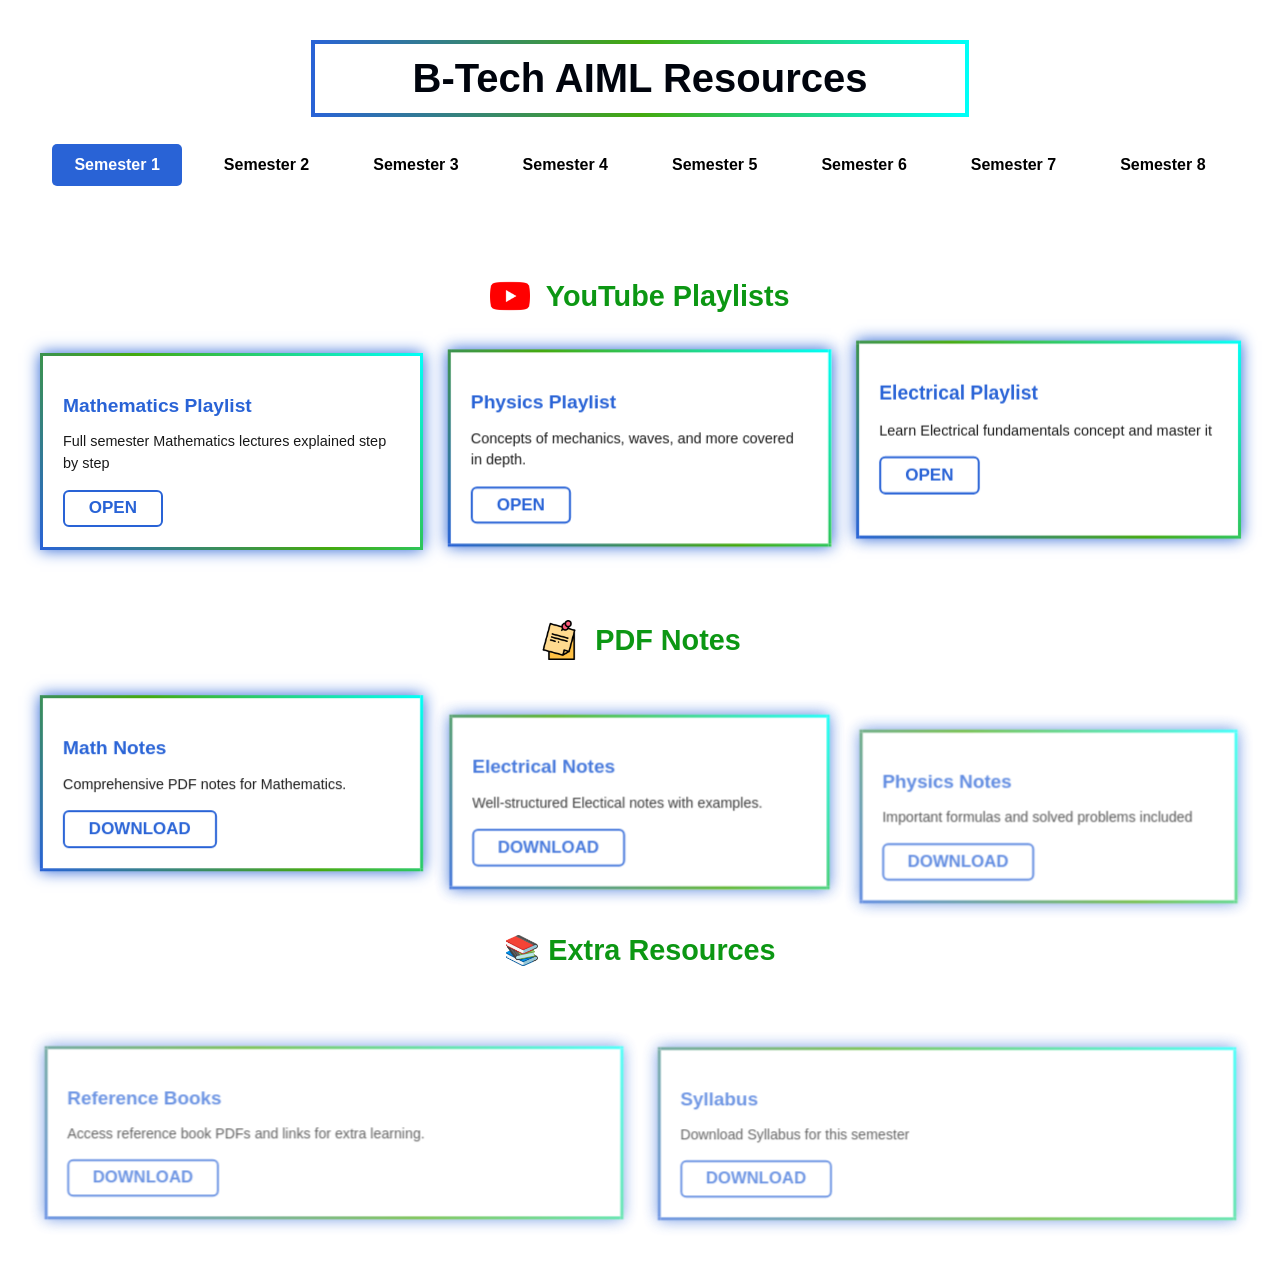
<file: frontend/B-Tech/btechAIML.html>
<!DOCTYPE html>
<html lang="en">
<head>
  <meta charset="UTF-8">
  <meta name="viewport" content="width=device-width, initial-scale=1.0">
  <title>B-Tech AIML Resources</title>
  <style>
    body {
      margin: 0;
      font-family: "Poppins", sans-serif;
      background: linear-gradient(270deg, #e3e2e2, #ffffff, #ffffffe2);
      background-size: 400% 400%;
      animation: whiteBG 20s ease infinite;
      overflow-x: hidden;
      min-height: 100vh;
    }

    @keyframes whiteBG {
      0% { background-position: 0% 50%; }
      50% { background-position: 100% 50%; }
      100% { background-position: 0% 50%; }
    }

    h1 {
      text-align: center;
      margin-top: 40px;
      font-size: 2.5rem;
      color: #00040d;
      padding: 12px 25px;
      border: 4px solid;
      border-image: linear-gradient(90deg, #2963d6, #44a90e, #00fff7) 1;
      animation: borderAnim 4s linear infinite;
      border-radius: 10px;
      max-width: 600px;
      margin-left: auto;
      margin-right: auto;
    }

    @keyframes borderAnim {
      0% { border-image-source: linear-gradient(90deg, #2963d6, #44a90e, #00fff7); }
      50% { border-image-source: linear-gradient(270deg, #2963d6, #44a90e, #00fff7); }
      100% { border-image-source: linear-gradient(90deg, #2963d6, #44a90e, #00fff7); }
    }

    h2.section-title {
      margin: 40px 0 20px;
      text-align: center;
      font-size: 1.8rem;
      color: #0c9713;
    }

    .semester-section {
      margin-bottom: 60px;
      padding: 20px;
    }

    .card-container {
      position: relative;
      z-index: 1;
      display: grid;
      grid-template-columns: repeat(auto-fit, minmax(260px, 1fr));
      gap: 25px;
      max-width: 1200px;
      margin: 0 auto;
      padding: 20px;
    }

    .card {
      background: rgba(255, 255, 255, 0.6);
      padding: 20px;
      backdrop-filter: blur(12px);
      box-shadow: 0 0 15px #2963d6;
      transition: transform 0.3s ease, box-shadow 0.3s ease;
      cursor: pointer;
      border: 3px solid;
      border-image: linear-gradient(45deg, #2963d6, #44a90e, #00fff7) 1;
      animation: borderAnim 6s linear infinite;
    }

    .card:hover {
      box-shadow: 0 0 40px rgba(0, 255, 255, 0.6);
      transform: scale(1.05);
    }

    .card h3 {
      font-size: 1.2rem;
      margin-bottom: 10px;
      color: #2963d6;
    }

    .card p {
      font-size: 0.9rem;
      line-height: 1.5;
      opacity: 0.9;
      margin-bottom: 15px;
      color: black;
    }

    .btn {
      --color: #2963d6;
      --color2: rgb(10, 25, 30);
      padding: 0.4em 1.4em;
      background-color: transparent;
      border-radius: 6px;
      border: 2px solid var(--color);
      transition: .5s;
      position: relative;
      overflow: hidden;
      cursor: pointer;
      z-index: 1;
      font-weight: 600;
      font-size: 17px;
      font-family: 'Roboto', 'Segoe UI', sans-serif;
      text-transform: uppercase;
      color: var(--color);
    }

    .btn::after, .btn::before {
      content: '';
      display: block;
      height: 100%;
      width: 100%;
      transform: skew(90deg) translate(-50%, -50%);
      position: absolute;
      inset: 50%;
      left: 25%;
      z-index: -1;
      transition: .5s ease-out;
      background-color: var(--color);
    }

    .btn::before {
      top: -50%;
      left: -25%;
      transform: skew(90deg) rotate(180deg) translate(-50%, -50%);
    }

    .btn:hover::before {
      transform: skew(45deg) rotate(180deg) translate(-50%, -50%);
    }

    .btn:hover::after {
      transform: skew(45deg) translate(-50%, -50%);
    }

    .btn:hover {
      color: var(--color2);
    }

    .btn:active {
      filter: brightness(.7);
      transform: scale(.98);
    }

    img.icon {
      height: 40px;
      position: relative;
      top: 10px;
      margin-right: 8px;
    }

    .semester-tabs {
      display: flex;
      justify-content: center;
      margin: 20px 0;
      flex-wrap: wrap;
    }

    .semester-tab {
      padding: 10px 20px;
      margin: 0 10px;
      background: rgba(255, 255, 255, 0.6);
      border-radius: 5px;
      cursor: pointer;
      font-weight: bold;
      transition: all 0.3s ease;
      border: 2px solid transparent;
    }

    .semester-tab:hover {
      border-color: #2963d6;
    }

    .semester-tab.active {
      background: #2963d6;
      color: white;
    }

    .hidden {
      display: none;
    }
  </style>
</head>
<body>
  <h1>B-Tech AIML Resources</h1>

  <div class="semester-tabs">
    <div class="semester-tab active" data-target="semester3">Semester 1</div>
    <div class="semester-tab" data-target="semester2">Semester 2</div>
    <div class="semester-tab" data-target="semester3">Semester 3</div>
    <div class="semester-tab" data-target="semester4">Semester 4</div>
    <div class="semester-tab" data-target="semester5">Semester 5</div>
    <div class="semester-tab" data-target="semester6">Semester 6</div>
    <div class="semester-tab" data-target="semester7">Semester 7</div>
    <div class="semester-tab" data-target="semester8">Semester 8</div>
  </div>

  <!-- Semester 1 Section -->
  <section id="semester1" class="semester-section">
    <h2 class="section-title"><img src="./youtube.png" class="icon"> YouTube Playlists</h2>
    <div class="card-container">
      <div class="card">
        <h3>Mathematics Playlist</h3>
        <p>Full semester Mathematics lectures explained step by step</p>
        <button class="btn">Open</button>
      </div>
      <div class="card">
        <h3>Physics Playlist</h3>
        <p>Concepts of mechanics, waves, and more covered in depth.</p>
        <button class="btn">Open</button>
      </div>
      <div class="card">
        <h3>Electrical Playlist</h3>
        <p>Learn Electrical fundamentals concept and master it</p>
        <button class="btn">Open</button>
      </div>
    </div>

    <h2 class="section-title"><img src="./sticky-notes.png" class="icon"> PDF Notes</h2>
    <div class="card-container">
      <div class="card">
        <h3>Math Notes</h3>
        <p>Comprehensive PDF notes for Mathematics.</p>
        <button class="btn">Download</button>
      </div>
      <div class="card">
        <h3>Electrical Notes</h3>
        <p>Well-structured Electical notes with examples.</p>
        <button class="btn">Download</button>
      </div>
      <div class="card">
        <h3>Physics Notes</h3>
        <p>Important formulas and solved problems included</p>
        <button class="btn">Download</button>
      </div>
    </div>

    <h2 class="section-title">📚 Extra Resources</h2>
    <div class="card-container">
      <div class="card">
        <h3>Reference Books</h3>
        <p>Access reference book PDFs and links for extra learning.</p>
        <button class="btn">Download</button>
      </div>
      <div class="card">
        <h3>Syllabus</h3>
        <p>Download Syllabus for this semester</p>
        <button class="btn">Download</button>
      </div>
    </div>
  </section>

  <!-- Semester 2 Section -->
  <section id="semester2" class="semester-section hidden">
    <h2 class="section-title"><img src="./youtube.png" class="icon"> YouTube Playlists</h2>
    <div class="card-container">
      <div class="card">
        <h3>Math Playlist</h3>
        <p>Full semester Mathematics lectures explained step by step.</p>
        <button class="btn">Open</button>
      </div>
      <div class="card">
        <h3>Chemistry Playlist</h3>
        <p>Concept of Organic and Inorganic topics in depth.</p>
        <button class="btn">Open</button>
      </div>
      <div class="card">
        <h3>C Programming Playlist</h3>
        <p>Learn C language fundamentals with coding examples.</p>
        <button class="btn">Open</button>
      </div>
      <div class="card">
        <h3>Engineering Graphics</h3>
        <p>Drawing techniques and visualization methods.</p>
        <button class="btn">Open</button>
      </div>
    </div>

    <h2 class="section-title"><img src="./sticky-notes.png" class="icon"> PDF Notes</h2>
    <div class="card-container">
      <div class="card">
        <h3>Math Notes</h3>
        <p>Comprehensive PDF notes for Mathematics.</p>
        <button class="btn">Download</button>
      </div>
      <div class="card">
        <h3>Chemistry Notes</h3>
        <p>Important reactions and solved problems included.</p>
        <button class="btn">Download</button>
      </div>
      <div class="card">
        <h3>C Programming Notes</h3>
        <p>Well-structured C programming notes with examples.</p>
        <button class="btn">Download</button>
      </div>
      <div class="card">
        <h3>Engineering Graphics</h3>
        <p>Drawing techniques and reference sheets.</p>
        <button class="btn">Download</button>
      </div>
    </div>

    <h2 class="section-title">📚 Extra Resources</h2>
    <div class="card-container">
      <div class="card">
        <h3>Reference Books</h3>
        <p>Access reference book PDFs and links for extra learning.</p>
        <button class="btn">Download</button>
      </div>
      <div class="card">
        <h3>Syllabus</h3>
        <p>Download Syllabus for this semester</p>
        <button class="btn">Download</button>
      </div>
    </div>
  </section>

    <!-- Semester 3 Section -->
  <section id="semester3" class="semester-section hidden">
    <h2 class="section-title"><img src="/frontend/assets/youtube.png" class="icon"> YouTube Playlists</h2>
    <div class="card-container">
      <div class="card">
        <h3>Linear Algebra Playlist</h3>
        <p>Full differential equation, Graph Theory lectures explained step by step.</p>
        <button class="btn">Open</button>
      </div>
      <div class="card">
        <h3>Analog & Digital electronics Playlist</h3>
        <p>Concepts of logic gates, circuit diagram and more covered in depth.</p>
        <button class="btn">Open</button>
      </div>
      <div class="card">
        <h3>Data Structures & Algorithm Playlist</h3>
        <p>Concept of Linked List, Stacks and more covered in depth</p>
        <button class="btn">Open</button>
      </div>
      <div class="card">
        <h3>Computer Organization Playlist</h3>
        <p>Learn memory Unit, ALU and addressing Models and master it</p>
        <button class="btn">Open</button>
      </div>
      <div class="card">
        <h3>Economics Playlist</h3>
        <p>Learn about Cost Estimation Model, Inflation etc in detail</p>
        <button class="btn">Open</button>
      </div>
    </div>

    <h2 class="section-title"><img src="/frontend/assets/sticky-notes.png" class="icon"> PDF Notes</h2>
    <div class="card-container">
      <div class="card">
        <h3>Math Notes</h3>
        <p>Comprehensive PDF notes for Mathematics.</p>
        <button class="btn">Download</button>
      </div>
      <div class="card">
        <h3>DSA Notes</h3>
        <p>Important theory and solved coding problems included.</p>
        <button class="btn">Download</button>
      </div>
      <div class="card">
        <h3>Digital & Analog Notes</h3>
        <p>Well-structured notes with circuit diagrams.</p>
        <button class="btn">Download</button>
      </div>
      <div class="card">
        <h3>Economics Notes</h3>
        <p>Comprehensive PDF notes for economics.</p>
        <button class="btn">Download</button>
      </div>
      <div class="card">
        <h3>Computer Organization Notes</h3>
        <p>Comprehensive PDF notes with detailed theory</p>
        <button class="btn">Download</button>
      </div>
    </div>

    <h2 class="section-title">📚 Extra Resources</h2>
    <div class="card-container">
      <div class="card">
        <h3>Reference Books</h3>
        <p>Access reference book PDFs and links for extra learning.</p>
        <button class="btn">Download</button>
      </div>
      <div class="card">
        <h3>Syllabus</h3>
        <p>Download Syllabus for this semester</p>
        <button class="btn">Download</button>
      </div>
    </div>
  </section>

    <!-- Semester 4 Section -->
  <section id="semester4" class="semester-section hidden">
    <h2 class="section-title"><img src="/frontend/assets/youtube.png" class="icon"> YouTube Playlists</h2>
    <div class="card-container">
      <div class="card">
        <h3>Discrete Math Playlist</h3>
        <p>Full semester Mathematics lectures explained step by step.</p>
        <button class="btn">Open</button>
      </div>
      <div class="card">
        <h3>Artificial Intelligence Playlist</h3>
        <p>All concept covered in detalis in lectures</p>
        <button class="btn">Open</button>
      </div>
      <div class="card">
        <h3>Optimization Techniques Playlist</h3>
        <p>Linear Programming, covering the Simplex method, Degeneracy, and Sensitivity analysis covvered in details</p>
        <button class="btn">Open</button>
      </div>
      <div class="card">
        <h3>Biology Playlist</h3>
        <p>Learn Elements of ecology, Atmospheric Composition in details</p>
        <button class="btn">Open</button>
      </div>
        <div class="card">
        <h3>Design and Analysis of Algorithm Playlist</h3>
        <p>Learn all th topics in detalied lectures</p>
        <button class="btn">Open</button>
      </div>
    </div>

    <h2 class="section-title"><img src="/frontend/assets/sticky-notes.png" class="icon"> PDF Notes</h2>
    <div class="card-container">
      <div class="card">
        <h3>Math Notes</h3>
        <p>Comprehensive PDF notes for Mathematics.</p>
        <button class="btn">Download</button>
      </div>
      <div class="card">
        <h3>Artificial Intelligence Notes</h3>
        <p>Important theory & problems included</p>
        <button class="btn">Download</button>
      </div>
      <div class="card">
        <h3>Biology Notes</h3>
        <p>Well-structured theory and PYQS</p>
        <button class="btn">Download</button>
      </div>
      <div class="card">
        <h3>Optimization Techniques Notes</h3>
        <p>Detailed theory and important questions included</p>
        <button class="btn">Download</button>
      </div>
           <div class="card">
        <h3>Design and Analysis of Algorithm Notes</h3>
        <p>Detailed theory and important questions included</p>
        <button class="btn">Download</button>
      </div>
    </div>

    <h2 class="section-title">📚 Extra Resources</h2>
    <div class="card-container">
      <div class="card">
        <h3>Reference Books</h3>
        <p>Access reference book PDFs and links for extra learning.</p>
        <button class="btn">Download</button>
      </div>
      <div class="card">
        <h3>Syllabus</h3>
        <p>Download Syllabus for this semester</p>
        <button class="btn">Download</button>
      </div>
    </div>
  </section>

  <script>
    // Tab functionality
    document.querySelectorAll('.semester-tab').forEach(tab => {
      tab.addEventListener('click', () => {
        // Remove active class from all tabs
        document.querySelectorAll('.semester-tab').forEach(t => {
          t.classList.remove('active');
        });
        
        // Add active class to clicked tab
        tab.classList.add('active');
        
        // Hide all sections
        document.querySelectorAll('.semester-section').forEach(section => {
          section.classList.add('hidden');
        });
        
        // Show the targeted section
        const targetId = tab.getAttribute('data-target');
        document.getElementById(targetId).classList.remove('hidden');
      });
    });
  </script>


 </script>
  <script src="https://cdnjs.cloudflare.com/ajax/libs/gsap/3.12.5/gsap.min.js"></script>

<script>
  // Animate cards in



// Animate cards - smooth rise + pop effect
function animateCards(sectionId) {
  const cards = document.querySelectorAll(`#${sectionId} .card`);
  gsap.fromTo(cards,
    {
      opacity: 0,
      y: 120,
      scale: 0.95,
      visibility: "hidden"
    },
    {
      opacity: 1,
      y: 0,
      scale: 1,
      visibility: "visible",
      duration: 1,
      stagger: {
        each: 0.15,
        from: "start",
        ease: "power2.out"
      },
      ease: "back.out(1.7)" // springy finish
    }
  );
}

// Initial load animation
animateCards("semester1");

// Tab functionality with gsap swap
document.querySelectorAll('.semester-tab').forEach(tab => {
  tab.addEventListener('click', () => {
    document.querySelectorAll('.semester-tab').forEach(t => t.classList.remove('active'));
    tab.classList.add('active');

    // Hide all sections
    document.querySelectorAll('.semester-section').forEach(section => {
      section.classList.add('hidden');
    });

    // Show target section
    const targetId = tab.getAttribute('data-target');
    document.getElementById(targetId).classList.remove('hidden');

    // Animate new section cards
    animateCards(targetId);
  });
});


</script>
</body>
</html>
</file>
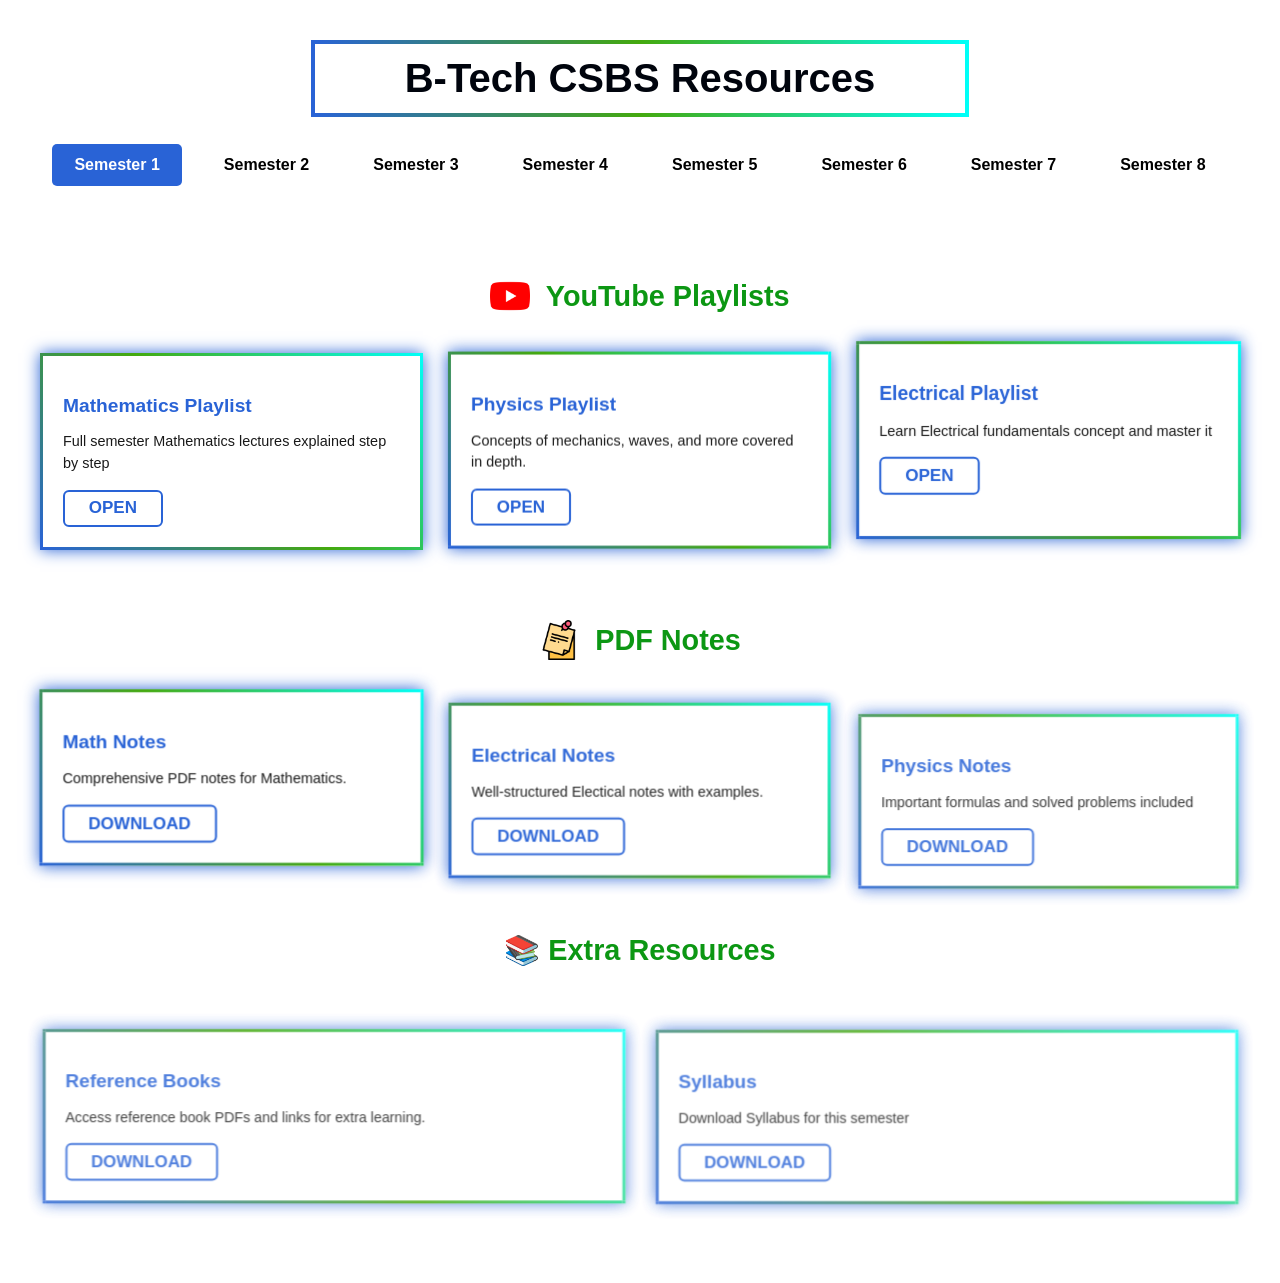
<file: frontend/B-Tech/btechCSBS.html>
<!DOCTYPE html>
<html lang="en">
<head>
  <meta charset="UTF-8">
  <meta name="viewport" content="width=device-width, initial-scale=1.0">
  <title>B-Tech CSBS Resources</title>
  <style>
    body {
      margin: 0;
      font-family: "Poppins", sans-serif;
      background: linear-gradient(270deg, #e3e2e2, #ffffff, #ffffffe2);
      background-size: 400% 400%;
      animation: whiteBG 20s ease infinite;
      overflow-x: hidden;
      min-height: 100vh;
    }

    @keyframes whiteBG {
      0% { background-position: 0% 50%; }
      50% { background-position: 100% 50%; }
      100% { background-position: 0% 50%; }
    }

    h1 {
      text-align: center;
      margin-top: 40px;
      font-size: 2.5rem;
      color: #00040d;
      padding: 12px 25px;
      border: 4px solid;
      border-image: linear-gradient(90deg, #2963d6, #44a90e, #00fff7) 1;
      animation: borderAnim 4s linear infinite;
      border-radius: 10px;
      max-width: 600px;
      margin-left: auto;
      margin-right: auto;
    }

    @keyframes borderAnim {
      0% { border-image-source: linear-gradient(90deg, #2963d6, #44a90e, #00fff7); }
      50% { border-image-source: linear-gradient(270deg, #2963d6, #44a90e, #00fff7); }
      100% { border-image-source: linear-gradient(90deg, #2963d6, #44a90e, #00fff7); }
    }

    h2.section-title {
      margin: 40px 0 20px;
      text-align: center;
      font-size: 1.8rem;
      color: #0c9713;
    }

    .semester-section {
      margin-bottom: 60px;
      padding: 20px;
    }

    .card-container {
      position: relative;
      z-index: 1;
      display: grid;
      grid-template-columns: repeat(auto-fit, minmax(260px, 1fr));
      gap: 25px;
      max-width: 1200px;
      margin: 0 auto;
      padding: 20px;
    }

    .card {
      background: rgba(255, 255, 255, 0.6);
      padding: 20px;
      backdrop-filter: blur(12px);
      box-shadow: 0 0 15px #2963d6;
      transition: transform 0.3s ease, box-shadow 0.3s ease;
      cursor: pointer;
      border: 3px solid;
      border-image: linear-gradient(45deg, #2963d6, #44a90e, #00fff7) 1;
      animation: borderAnim 6s linear infinite;
    }

    .card:hover {
      box-shadow: 0 0 40px rgba(0, 255, 255, 0.6);
      transform: scale(1.05);
    }

    .card h3 {
      font-size: 1.2rem;
      margin-bottom: 10px;
      color: #2963d6;
    }

    .card p {
      font-size: 0.9rem;
      line-height: 1.5;
      opacity: 0.9;
      margin-bottom: 15px;
      color: black;
    }

    .btn {
      --color: #2963d6;
      --color2: rgb(10, 25, 30);
      padding: 0.4em 1.4em;
      background-color: transparent;
      border-radius: 6px;
      border: 2px solid var(--color);
      transition: .5s;
      position: relative;
      overflow: hidden;
      cursor: pointer;
      z-index: 1;
      font-weight: 600;
      font-size: 17px;
      font-family: 'Roboto', 'Segoe UI', sans-serif;
      text-transform: uppercase;
      color: var(--color);
    }

    .btn::after, .btn::before {
      content: '';
      display: block;
      height: 100%;
      width: 100%;
      transform: skew(90deg) translate(-50%, -50%);
      position: absolute;
      inset: 50%;
      left: 25%;
      z-index: -1;
      transition: .5s ease-out;
      background-color: var(--color);
    }

    .btn::before {
      top: -50%;
      left: -25%;
      transform: skew(90deg) rotate(180deg) translate(-50%, -50%);
    }

    .btn:hover::before {
      transform: skew(45deg) rotate(180deg) translate(-50%, -50%);
    }

    .btn:hover::after {
      transform: skew(45deg) translate(-50%, -50%);
    }

    .btn:hover {
      color: var(--color2);
    }

    .btn:active {
      filter: brightness(.7);
      transform: scale(.98);
    }

    img.icon {
      height: 40px;
      position: relative;
      top: 10px;
      margin-right: 8px;
    }

    .semester-tabs {
      display: flex;
      justify-content: center;
      margin: 20px 0;
      flex-wrap: wrap;
    }

    .semester-tab {
      padding: 10px 20px;
      margin: 0 10px;
      background: rgba(255, 255, 255, 0.6);
      border-radius: 5px;
      cursor: pointer;
      font-weight: bold;
      transition: all 0.3s ease;
      border: 2px solid transparent;
    }

    .semester-tab:hover {
      border-color: #2963d6;
    }

    .semester-tab.active {
      background: #2963d6;
      color: white;
    }

    .hidden {
      display: none;
    }
  </style>
</head>
<body>
  <h1>B-Tech CSBS Resources</h1>

  <div class="semester-tabs">
    <div class="semester-tab active" data-target="semester3">Semester 1</div>
    <div class="semester-tab" data-target="semester2">Semester 2</div>
    <div class="semester-tab" data-target="semester3">Semester 3</div>
    <div class="semester-tab" data-target="semester4">Semester 4</div>
    <div class="semester-tab" data-target="semester5">Semester 5</div>
    <div class="semester-tab" data-target="semester6">Semester 6</div>
    <div class="semester-tab" data-target="semester7">Semester 7</div>
    <div class="semester-tab" data-target="semester8">Semester 8</div>
  </div>

  <!-- Semester 1 Section -->
  <section id="semester1" class="semester-section">
    <h2 class="section-title"><img src="./youtube.png" class="icon"> YouTube Playlists</h2>
    <div class="card-container">
      <div class="card">
        <h3>Mathematics Playlist</h3>
        <p>Full semester Mathematics lectures explained step by step</p>
        <button class="btn">Open</button>
      </div>
      <div class="card">
        <h3>Physics Playlist</h3>
        <p>Concepts of mechanics, waves, and more covered in depth.</p>
        <button class="btn">Open</button>
      </div>
      <div class="card">
        <h3>Electrical Playlist</h3>
        <p>Learn Electrical fundamentals concept and master it</p>
        <button class="btn">Open</button>
      </div>
    </div>

    <h2 class="section-title"><img src="./sticky-notes.png" class="icon"> PDF Notes</h2>
    <div class="card-container">
      <div class="card">
        <h3>Math Notes</h3>
        <p>Comprehensive PDF notes for Mathematics.</p>
        <button class="btn">Download</button>
      </div>
      <div class="card">
        <h3>Electrical Notes</h3>
        <p>Well-structured Electical notes with examples.</p>
        <button class="btn">Download</button>
      </div>
      <div class="card">
        <h3>Physics Notes</h3>
        <p>Important formulas and solved problems included</p>
        <button class="btn">Download</button>
      </div>
    </div>

    <h2 class="section-title">📚 Extra Resources</h2>
    <div class="card-container">
      <div class="card">
        <h3>Reference Books</h3>
        <p>Access reference book PDFs and links for extra learning.</p>
        <button class="btn">Download</button>
      </div>
      <div class="card">
        <h3>Syllabus</h3>
        <p>Download Syllabus for this semester</p>
        <button class="btn">Download</button>
      </div>
    </div>
  </section>

  <!-- Semester 2 Section -->
  <section id="semester2" class="semester-section hidden">
    <h2 class="section-title"><img src="./youtube.png" class="icon"> YouTube Playlists</h2>
    <div class="card-container">
      <div class="card">
        <h3>Math Playlist</h3>
        <p>Full semester Mathematics lectures explained step by step.</p>
        <button class="btn">Open</button>
      </div>
      <div class="card">
        <h3>Chemistry Playlist</h3>
        <p>Concept of Organic and Inorganic topics in depth.</p>
        <button class="btn">Open</button>
      </div>
      <div class="card">
        <h3>C Programming Playlist</h3>
        <p>Learn C language fundamentals with coding examples.</p>
        <button class="btn">Open</button>
      </div>
      <div class="card">
        <h3>Engineering Graphics</h3>
        <p>Drawing techniques and visualization methods.</p>
        <button class="btn">Open</button>
      </div>
    </div>

    <h2 class="section-title"><img src="./sticky-notes.png" class="icon"> PDF Notes</h2>
    <div class="card-container">
      <div class="card">
        <h3>Math Notes</h3>
        <p>Comprehensive PDF notes for Mathematics.</p>
        <button class="btn">Download</button>
      </div>
      <div class="card">
        <h3>Chemistry Notes</h3>
        <p>Important reactions and solved problems included.</p>
        <button class="btn">Download</button>
      </div>
      <div class="card">
        <h3>C Programming Notes</h3>
        <p>Well-structured C programming notes with examples.</p>
        <button class="btn">Download</button>
      </div>
      <div class="card">
        <h3>Engineering Graphics</h3>
        <p>Drawing techniques and reference sheets.</p>
        <button class="btn">Download</button>
      </div>
    </div>

    <h2 class="section-title">📚 Extra Resources</h2>
    <div class="card-container">
      <div class="card">
        <h3>Reference Books</h3>
        <p>Access reference book PDFs and links for extra learning.</p>
        <button class="btn">Download</button>
      </div>
      <div class="card">
        <h3>Syllabus</h3>
        <p>Download Syllabus for this semester</p>
        <button class="btn">Download</button>
      </div>
    </div>
  </section>

    <!-- Semester 3 Section -->
  <section id="semester3" class="semester-section hidden">
    <h2 class="section-title"><img src="/frontend/assets/youtube.png" class="icon"> YouTube Playlists</h2>
    <div class="card-container">
      <div class="card">
        <h3>Discrete Maths Playlist</h3>
        <p>Full discrete maths  lectures explained step by step with pyqs.</p>
        <button class="btn">Open</button>
      </div>
      <div class="card">
        <h3>Digital electronics Playlist</h3>
        <p>Concepts of logic gates, circuit diagram and more covered in depth.</p>
        <button class="btn">Open</button>
      </div>
      <div class="card">
        <h3>Data Structures & Algorithm Playlist</h3>
        <p>Concept of Linked List, Stacks and more covered in depth</p>
        <button class="btn">Open</button>
      </div>
      <div class="card">
        <h3>Computational Statistics Playlist</h3>
        <p>Learn memory Unit, ALU and addressing Models and master it</p>
        <button class="btn">Open</button>
      </div>
      <div class="card">
        <h3>Economics Playlist</h3>
        <p>Learn about Cost Estimation Model, Inflation etc in detail</p>
        <button class="btn">Open</button>
      </div>
    </div>

    <h2 class="section-title"><img src="/frontend/assets/sticky-notes.png" class="icon"> PDF Notes</h2>
    <div class="card-container">
      <div class="card">
        <h3>Math Notes</h3>
        <p>Comprehensive PDF notes for Mathematics.</p>
        <button class="btn">Download</button>
      </div>
      <div class="card">
        <h3>DSA Notes</h3>
        <p>Important theory and solved coding problems included.</p>
        <button class="btn">Download</button>
      </div>
      <div class="card">
        <h3>Digital Notes</h3>
        <p>Well-structured notes with circuit diagrams.</p>
        <button class="btn">Download</button>
      </div>
      <div class="card">
        <h3>Economics Notes</h3>
        <p>Comprehensive PDF notes for economics.</p>
        <button class="btn">Download</button>
      </div>
      <div class="card">
        <h3>Computational Sattistics Notes</h3>
        <p>Comprehensive PDF notes with detailed theory</p>
        <button class="btn">Download</button>
      </div>
    </div>

    <h2 class="section-title">📚 Extra Resources</h2>
    <div class="card-container">
      <div class="card">
        <h3>Reference Books</h3>
        <p>Access reference book PDFs and links for extra learning.</p>
        <button class="btn">Download</button>
      </div>
      <div class="card">
        <h3>Syllabus</h3>
        <p>Download Syllabus for this semester</p>
        <button class="btn">Download</button>
      </div>
    </div>
  </section>

    <!-- Semester 4 Section -->
  <section id="semester4" class="semester-section hidden">
    <h2 class="section-title"><img src="/frontend/assets/youtube.png" class="icon"> YouTube Playlists</h2>
    <div class="card-container">
      <div class="card">
        <h3>Introduction to
Innovation, IP
Management &
Entrepreneurship Playlist</h3>
        <p>Full semester Mathematics lectures explained step by step.</p>
        <button class="btn">Open</button>
      </div>
      <div class="card">
        <h3>Formal Language & Automata Theory Playlist</h3>
        <p>All concept covered in detalis in lectures</p>
        <button class="btn">Open</button>
      </div>
      <div class="card">
        <h3>Computer Organization & architecture Playlist</h3>
        <p>Basic gates,Memory address models etc all covered in details</p>
        <button class="btn">Open</button>
      </div>
      <div class="card">
        <h3>Biology Playlist</h3>
        <p>Learn all the topics in details with the video lectures</p>
        <button class="btn">Open</button>
      </div>
        <div class="card">
        <h3>Object Oriented Programming Playlist</h3>
        <p>Learn all th topics in detalied lectures</p>
        <button class="btn">Open</button>
      </div>
        <div class="card">
        <h3>Environmental Science Playlist</h3>
        <p>Learn all th topics in detalied lectures</p>
        <button class="btn">Open</button>
      </div>
    </div>

    <h2 class="section-title"><img src="/frontend/assets/sticky-notes.png" class="icon"> PDF Notes</h2>
    <div class="card-container">
      <div class="card">
        <h3>Introduction to Innovation,IP Management & Entrepreneurship Notes</h3>
        <p>Comprehensive PDF notes for Mathematics.</p>
        <button class="btn">Download</button>
      </div>
      <div class="card">
        <h3>Formal Language & Automata Theory Notes</h3>
        <p>Important theory & problems included</p>
        <button class="btn">Download</button>
      </div>
      <div class="card">
        <h3>Biology Notes</h3>
        <p>Well-structured theory and PYQS</p>
        <button class="btn">Download</button>
      </div>
      <div class="card">
        <h3>Computer organization & Architechture Notes</h3>
        <p>Detailed theory and important questions included</p>
        <button class="btn">Download</button>
      </div>
           <div class="card">
        <h3>Object Oriented Programming Notes</h3>
        <p>Detailed theory and important questions included</p>
        <button class="btn">Download</button>
      </div>
      <div class="card">
        <h3>Environmental Science Notes</h3>
        <p>Detailed theory and important questions included</p>
        <button class="btn">Download</button>
      </div>
    </div>

    <h2 class="section-title">📚 Extra Resources</h2>
    <div class="card-container">
      <div class="card">
        <h3>Reference Books</h3>
        <p>Access reference book PDFs and links for extra learning.</p>
        <button class="btn">Download</button>
      </div>
      <div class="card">
        <h3>Syllabus</h3>
        <p>Download Syllabus for this semester</p>
        <button class="btn">Download</button>
      </div>
    </div>
  </section>

  <script>
    // Tab functionality
    document.querySelectorAll('.semester-tab').forEach(tab => {
      tab.addEventListener('click', () => {
        // Remove active class from all tabs
        document.querySelectorAll('.semester-tab').forEach(t => {
          t.classList.remove('active');
        });
        
        // Add active class to clicked tab
        tab.classList.add('active');
        
        // Hide all sections
        document.querySelectorAll('.semester-section').forEach(section => {
          section.classList.add('hidden');
        });
        
        // Show the targeted section
        const targetId = tab.getAttribute('data-target');
        document.getElementById(targetId).classList.remove('hidden');
      });
    });
  </script>


 </script>
  <script src="https://cdnjs.cloudflare.com/ajax/libs/gsap/3.12.5/gsap.min.js"></script>

<script>
  // Animate cards in



// Animate cards - smooth rise + pop effect
function animateCards(sectionId) {
  const cards = document.querySelectorAll(`#${sectionId} .card`);
  gsap.fromTo(cards,
    {
      opacity: 0,
      y: 120,
      scale: 0.95,
      visibility: "hidden"
    },
    {
      opacity: 1,
      y: 0,
      scale: 1,
      visibility: "visible",
      duration: 1,
      stagger: {
        each: 0.15,
        from: "start",
        ease: "power2.out"
      },
      ease: "back.out(1.7)" // springy finish
    }
  );
}

// Initial load animation
animateCards("semester1");

// Tab functionality with gsap swap
document.querySelectorAll('.semester-tab').forEach(tab => {
  tab.addEventListener('click', () => {
    document.querySelectorAll('.semester-tab').forEach(t => t.classList.remove('active'));
    tab.classList.add('active');

    // Hide all sections
    document.querySelectorAll('.semester-section').forEach(section => {
      section.classList.add('hidden');
    });

    // Show target section
    const targetId = tab.getAttribute('data-target');
    document.getElementById(targetId).classList.remove('hidden');

    // Animate new section cards
    animateCards(targetId);
  });
});


</script>
</body>
</html>
</file>
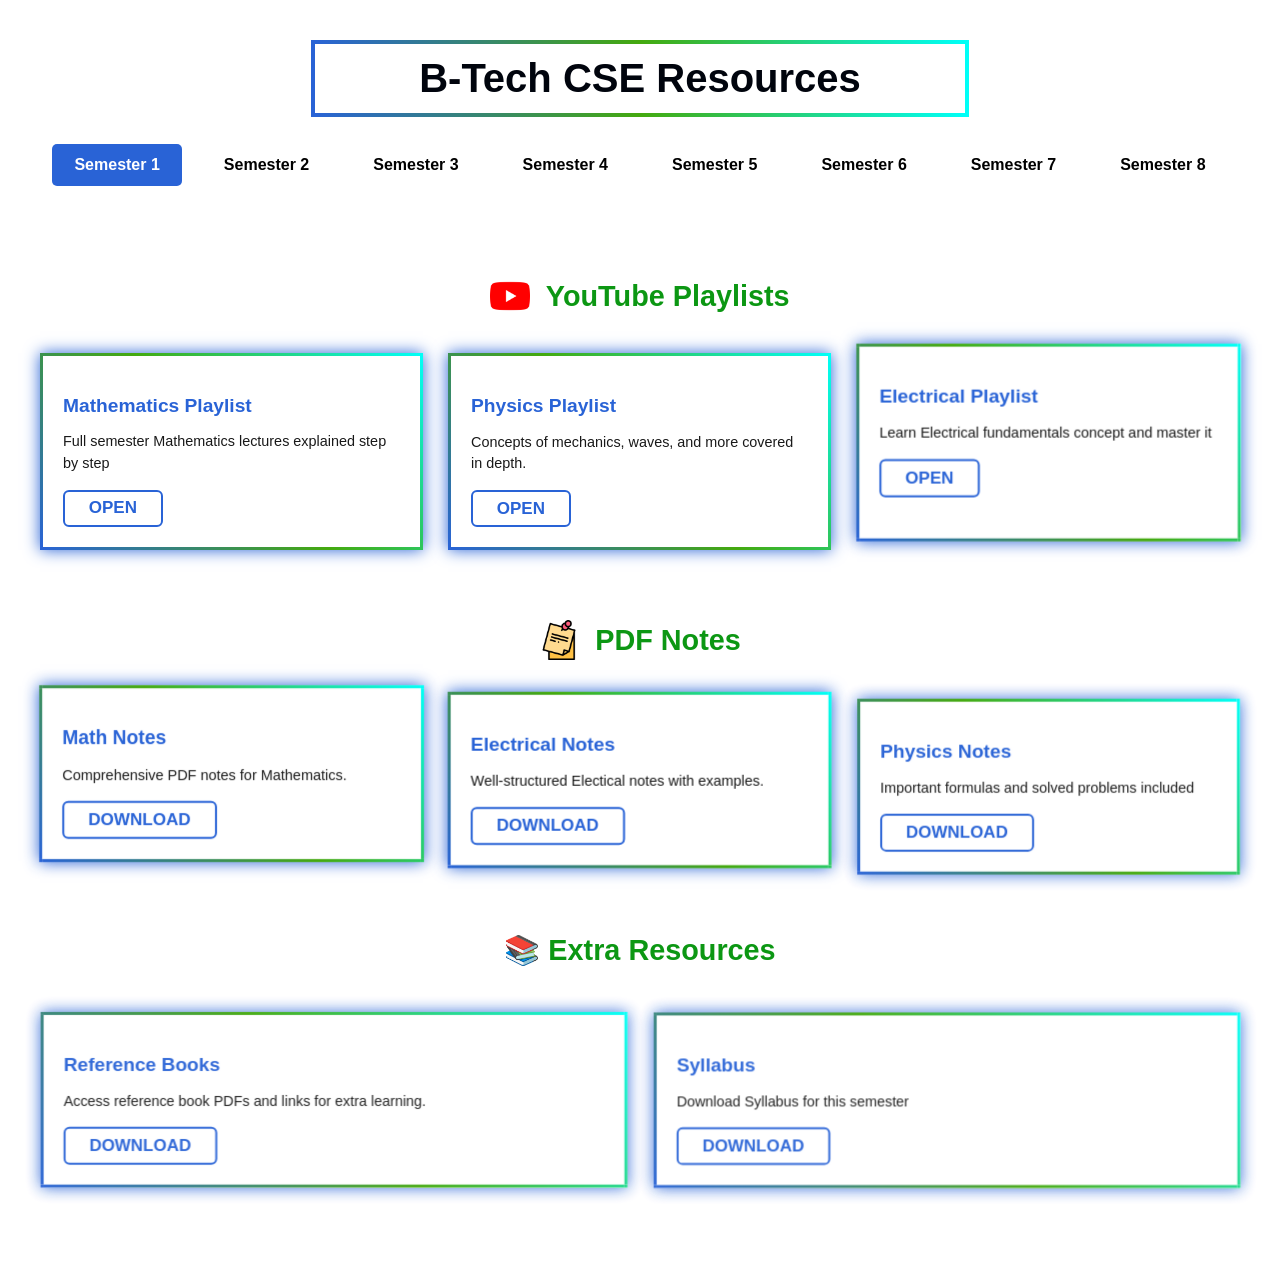
<file: frontend/B-Tech/btechCSE.html>
<!DOCTYPE html>
<html lang="en">
<head>
  <meta charset="UTF-8">
  <meta name="viewport" content="width=device-width, initial-scale=1.0">
  <title>B-Tech CSE Resources</title>
  <style>
    body {
      margin: 0;
      font-family: "Poppins", sans-serif;
      background: linear-gradient(270deg, #e3e2e2, #ffffff, #ffffffe2);
      background-size: 400% 400%;
      animation: whiteBG 20s ease infinite;
      overflow-x: hidden;
      min-height: 100vh;
    }

    @keyframes whiteBG {
      0% { background-position: 0% 50%; }
      50% { background-position: 100% 50%; }
      100% { background-position: 0% 50%; }
    }

    h1 {
      text-align: center;
      margin-top: 40px;
      font-size: 2.5rem;
      color: #00040d;
      padding: 12px 25px;
      border: 4px solid;
      border-image: linear-gradient(90deg, #2963d6, #44a90e, #00fff7) 1;
      animation: borderAnim 4s linear infinite;
      border-radius: 10px;
      max-width: 600px;
      margin-left: auto;
      margin-right: auto;
    }

    @keyframes borderAnim {
      0% { border-image-source: linear-gradient(90deg, #2963d6, #44a90e, #00fff7); }
      50% { border-image-source: linear-gradient(270deg, #2963d6, #44a90e, #00fff7); }
      100% { border-image-source: linear-gradient(90deg, #2963d6, #44a90e, #00fff7); }
    }

    h2.section-title {
      margin: 40px 0 20px;
      text-align: center;
      font-size: 1.8rem;
      color: #0c9713;
    }

    .semester-section {
      margin-bottom: 60px;
      padding: 20px;
    }

    .card-container {
      position: relative;
      z-index: 1;
      display: grid;
      grid-template-columns: repeat(auto-fit, minmax(260px, 1fr));
      gap: 25px;
      max-width: 1200px;
      margin: 0 auto;
      padding: 20px;
    }

    .card {
      background: rgba(255, 255, 255, 0.6);
      padding: 20px;
      backdrop-filter: blur(12px);
      box-shadow: 0 0 15px #2963d6;
      transition: transform 0.3s ease, box-shadow 0.3s ease;
      cursor: pointer;
      border: 3px solid;
      border-image: linear-gradient(45deg, #2963d6, #44a90e, #00fff7) 1;
      animation: borderAnim 6s linear infinite;
    }

    .card:hover {
      box-shadow: 0 0 40px rgba(0, 255, 255, 0.6);
      transform: scale(1.05);
    }

    .card h3 {
      font-size: 1.2rem;
      margin-bottom: 10px;
      color: #2963d6;
    }

    .card p {
      font-size: 0.9rem;
      line-height: 1.5;
      opacity: 0.9;
      margin-bottom: 15px;
      color: black;
    }

    .btn {
      --color: #2963d6;
      --color2: rgb(10, 25, 30);
      padding: 0.4em 1.4em;
      background-color: transparent;
      border-radius: 6px;
      border: 2px solid var(--color);
      transition: .5s;
      position: relative;
      overflow: hidden;
      cursor: pointer;
      z-index: 1;
      font-weight: 600;
      font-size: 17px;
      font-family: 'Roboto', 'Segoe UI', sans-serif;
      text-transform: uppercase;
      color: var(--color);
    }

    .btn::after, .btn::before {
      content: '';
      display: block;
      height: 100%;
      width: 100%;
      transform: skew(90deg) translate(-50%, -50%);
      position: absolute;
      inset: 50%;
      left: 25%;
      z-index: -1;
      transition: .5s ease-out;
      background-color: var(--color);
    }

    .btn::before {
      top: -50%;
      left: -25%;
      transform: skew(90deg) rotate(180deg) translate(-50%, -50%);
    }

    .btn:hover::before {
      transform: skew(45deg) rotate(180deg) translate(-50%, -50%);
    }

    .btn:hover::after {
      transform: skew(45deg) translate(-50%, -50%);
    }

    .btn:hover {
      color: var(--color2);
    }

    .btn:active {
      filter: brightness(.7);
      transform: scale(.98);
    }

    img.icon {
      height: 40px;
      position: relative;
      top: 10px;
      margin-right: 8px;
    }

    .semester-tabs {
      display: flex;
      justify-content: center;
      margin: 20px 0;
      flex-wrap: wrap;
    }

    .semester-tab {
      padding: 10px 20px;
      margin: 0 10px;
      background: rgba(255, 255, 255, 0.6);
      border-radius: 5px;
      cursor: pointer;
      font-weight: bold;
      transition: all 0.3s ease;
      border: 2px solid transparent;
    }

    .semester-tab:hover {
      border-color: #2963d6;
    }

    .semester-tab.active {
      background: #2963d6;
      color: white;
    }

    .hidden {
      display: none;
    }
  </style>
</head>
<body>
  <h1>B-Tech CSE Resources</h1>

  <div class="semester-tabs">
    <div class="semester-tab active" data-target="semester3">Semester 1</div>
    <div class="semester-tab" data-target="semester2">Semester 2</div>
    <div class="semester-tab" data-target="semester3">Semester 3</div>
    <div class="semester-tab" data-target="semester4">Semester 4</div>
    <div class="semester-tab" data-target="semester5">Semester 5</div>
    <div class="semester-tab" data-target="semester6">Semester 6</div>
    <div class="semester-tab" data-target="semester7">Semester 7</div>
    <div class="semester-tab" data-target="semester8">Semester 8</div>
  </div>

  <!-- Semester 1 Section -->
  <section id="semester1" class="semester-section">
    <h2 class="section-title"><img src="./youtube.png" class="icon"> YouTube Playlists</h2>
    <div class="card-container">
      <div class="card">
        <h3>Mathematics Playlist</h3>
        <p>Full semester Mathematics lectures explained step by step</p>
        <button class="btn">Open</button>
      </div>
      <div class="card">
        <h3>Physics Playlist</h3>
        <p>Concepts of mechanics, waves, and more covered in depth.</p>
        <button class="btn">Open</button>
      </div>
      <div class="card">
        <h3>Electrical Playlist</h3>
        <p>Learn Electrical fundamentals concept and master it</p>
        <button class="btn">Open</button>
      </div>
    </div>

    <h2 class="section-title"><img src="./sticky-notes.png" class="icon"> PDF Notes</h2>
    <div class="card-container">
      <div class="card">
        <h3>Math Notes</h3>
        <p>Comprehensive PDF notes for Mathematics.</p>
        <button class="btn">Download</button>
      </div>
      <div class="card">
        <h3>Electrical Notes</h3>
        <p>Well-structured Electical notes with examples.</p>
        <button class="btn">Download</button>
      </div>
      <div class="card">
        <h3>Physics Notes</h3>
        <p>Important formulas and solved problems included</p>
        <button class="btn">Download</button>
      </div>
    </div>

    <h2 class="section-title">📚 Extra Resources</h2>
    <div class="card-container">
      <div class="card">
        <h3>Reference Books</h3>
        <p>Access reference book PDFs and links for extra learning.</p>
        <button class="btn">Download</button>
      </div>
      <div class="card">
        <h3>Syllabus</h3>
        <p>Download Syllabus for this semester</p>
        <button class="btn">Download</button>
      </div>
    </div>
  </section>

  <!-- Semester 2 Section -->
  <section id="semester2" class="semester-section hidden">
    <h2 class="section-title"><img src="./youtube.png" class="icon"> YouTube Playlists</h2>
    <div class="card-container">
      <div class="card">
        <h3>Math Playlist</h3>
        <p>Full semester Mathematics lectures explained step by step.</p>
        <button class="btn">Open</button>
      </div>
      <div class="card">
        <h3>Chemistry Playlist</h3>
        <p>Concept of Organic and Inorganic topics in depth.</p>
        <button class="btn">Open</button>
      </div>
      <div class="card">
        <h3>C Programming Playlist</h3>
        <p>Learn C language fundamentals with coding examples.</p>
        <button class="btn">Open</button>
      </div>
      <div class="card">
        <h3>Engineering Graphics</h3>
        <p>Drawing techniques and visualization methods.</p>
        <button class="btn">Open</button>
      </div>
    </div>

    <h2 class="section-title"><img src="./sticky-notes.png" class="icon"> PDF Notes</h2>
    <div class="card-container">
      <div class="card">
        <h3>Math Notes</h3>
        <p>Comprehensive PDF notes for Mathematics.</p>
        <button class="btn">Download</button>
      </div>
      <div class="card">
        <h3>Chemistry Notes</h3>
        <p>Important reactions and solved problems included.</p>
        <button class="btn">Download</button>
      </div>
      <div class="card">
        <h3>C Programming Notes</h3>
        <p>Well-structured C programming notes with examples.</p>
        <button class="btn">Download</button>
      </div>
      <div class="card">
        <h3>Engineering Graphics</h3>
        <p>Drawing techniques and reference sheets.</p>
        <button class="btn">Download</button>
      </div>
    </div>

    <h2 class="section-title">📚 Extra Resources</h2>
    <div class="card-container">
      <div class="card">
        <h3>Reference Books</h3>
        <p>Access reference book PDFs and links for extra learning.</p>
        <button class="btn">Download</button>
      </div>
      <div class="card">
        <h3>Syllabus</h3>
        <p>Download Syllabus for this semester</p>
        <button class="btn">Download</button>
      </div>
    </div>
  </section>

    <!-- Semester 3 Section -->
  <section id="semester3" class="semester-section hidden">
    <h2 class="section-title"><img src="/frontend/assets/youtube.png" class="icon"> YouTube Playlists</h2>
    <div class="card-container">
      <div class="card">
        <h3>Mathematics Playlist</h3>
        <p>Full differential equation, Graph Theory lectures explained step by step.</p>
        <button class="btn">Open</button>
      </div>
      <div class="card">
        <h3>Analog & Digital electronics Playlist</h3>
        <p>Concepts of logic gates, circuit diagram and more covered in depth.</p>
        <button class="btn">Open</button>
      </div>
      <div class="card">
        <h3>Data Structures & Algorithm Playlist</h3>
        <p>Concept of Linked List, Stacks and more covered in depth</p>
        <button class="btn">Open</button>
      </div>
      <div class="card">
        <h3>Computer Organization Playlist</h3>
        <p>Learn memory Unit, ALU and addressing Models and master it</p>
        <button class="btn">Open</button>
      </div>
      <div class="card">
        <h3>Economics Playlist</h3>
        <p>Learn about Cost Estimation Model, Inflation etc in detail</p>
        <button class="btn">Open</button>
      </div>
    </div>

    <h2 class="section-title"><img src="/frontend/assets/sticky-notes.png" class="icon"> PDF Notes</h2>
    <div class="card-container">
      <div class="card">
        <h3>Math Notes</h3>
        <p>Comprehensive PDF notes for Mathematics.</p>
        <button class="btn">Download</button>
      </div>
      <div class="card">
        <h3>DSA Notes</h3>
        <p>Important theory and solved coding problems included.</p>
        <button class="btn">Download</button>
      </div>
      <div class="card">
        <h3>Digital & Analog Notes</h3>
        <p>Well-structured notes with circuit diagrams.</p>
        <button class="btn">Download</button>
      </div>
      <div class="card">
        <h3>Economics Notes</h3>
        <p>Comprehensive PDF notes for economics.</p>
        <button class="btn">Download</button>
      </div>
      <div class="card">
        <h3>Computer Organization Notes</h3>
        <p>Comprehensive PDF notes with detailed theory</p>
        <button class="btn">Download</button>
      </div>
    </div>

    <h2 class="section-title">📚 Extra Resources</h2>
    <div class="card-container">
      <div class="card">
        <h3>Reference Books</h3>
        <p>Access reference book PDFs and links for extra learning.</p>
        <button class="btn">Download</button>
      </div>
      <div class="card">
        <h3>Syllabus</h3>
        <p>Download Syllabus for this semester</p>
        <button class="btn">Download</button>
      </div>
    </div>
  </section>

    <!-- Semester 4 Section -->
  <section id="semester4" class="semester-section hidden">
    <h2 class="section-title"><img src="/frontend/assets/youtube.png" class="icon"> YouTube Playlists</h2>
    <div class="card-container">
      <div class="card">
        <h3>Discrete Math Playlist</h3>
        <p>Full semester Mathematics lectures explained step by step.</p>
        <button class="btn">Open</button>
      </div>
      <div class="card">
        <h3>Computer Architecture Playlist</h3>
        <p>Concepts of Pipelining, Hierarchical memory technology etc in details</p>
        <button class="btn">Open</button>
      </div>
      <div class="card">
        <h3>Formal Language & Automata Playlist</h3>
        <p>Understand basic properties of formal languages and formal grammars.</p>
        <button class="btn">Open</button>
      </div>
      <div class="card">
        <h3>Environmental Sciences Playlist</h3>
        <p>Learn Elements of ecology, Atmospheric Composition in details</p>
        <button class="btn">Open</button>
      </div>
    </div>

    <h2 class="section-title"><img src="/frontend/assets/sticky-notes.png" class="icon"> PDF Notes</h2>
    <div class="card-container">
      <div class="card">
        <h3>Math Notes</h3>
        <p>Comprehensive PDF notes for Mathematics.</p>
        <button class="btn">Download</button>
      </div>
      <div class="card">
        <h3>Computer Architecture Notes</h3>
        <p>Important formulas and solved problems included.</p>
        <button class="btn">Download</button>
      </div>
      <div class="card">
        <h3>Environmental Sciences Notes</h3>
        <p>Well-structured theory and PYQS</p>
        <button class="btn">Download</button>
      </div>
      <div class="card">
        <h3>Formal Language Notes</h3>
        <p>Detailed theory and important questions included</p>
        <button class="btn">Download</button>
      </div>
    </div>

    <h2 class="section-title">📚 Extra Resources</h2>
    <div class="card-container">
      <div class="card">
        <h3>Reference Books</h3>
        <p>Access reference book PDFs and links for extra learning.</p>
        <button class="btn">Download</button>
      </div>
      <div class="card">
        <h3>Syllabus</h3>
        <p>Download Syllabus for this semester</p>
        <button class="btn">Download</button>
      </div>
    </div>
  </section>

  <script>
    // Tab functionality
    document.querySelectorAll('.semester-tab').forEach(tab => {
      tab.addEventListener('click', () => {
        // Remove active class from all tabs
        document.querySelectorAll('.semester-tab').forEach(t => {
          t.classList.remove('active');
        });
        
        // Add active class to clicked tab
        tab.classList.add('active');
        
        // Hide all sections
        document.querySelectorAll('.semester-section').forEach(section => {
          section.classList.add('hidden');
        });
        
        // Show the targeted section
        const targetId = tab.getAttribute('data-target');
        document.getElementById(targetId).classList.remove('hidden');
      });
    });
  </script>

   </script>
  <script src="https://cdnjs.cloudflare.com/ajax/libs/gsap/3.12.5/gsap.min.js"></script>

<script>
  // Animate cards in



// Animate cards - smooth rise + pop effect
function animateCards(sectionId) {
  const cards = document.querySelectorAll(`#${sectionId} .card`);
  gsap.fromTo(cards,
    {
      opacity: 0,
      y: 120,
      scale: 0.95,
      visibility: "hidden"
    },
    {
      opacity: 1,
      y: 0,
      scale: 1,
      visibility: "visible",
      duration: 1,
      stagger: {
        each: 0.15,
        from: "start",
        ease: "power2.out"
      },
      ease: "back.out(1.7)" // springy finish
    }
  );
}

// Initial load animation
animateCards("semester1");

// Tab functionality with gsap swap
document.querySelectorAll('.semester-tab').forEach(tab => {
  tab.addEventListener('click', () => {
    document.querySelectorAll('.semester-tab').forEach(t => t.classList.remove('active'));
    tab.classList.add('active');

    // Hide all sections
    document.querySelectorAll('.semester-section').forEach(section => {
      section.classList.add('hidden');
    });

    // Show target section
    const targetId = tab.getAttribute('data-target');
    document.getElementById(targetId).classList.remove('hidden');

    // Animate new section cards
    animateCards(targetId);
  });
});


</script>
</body>
</html>
</file>
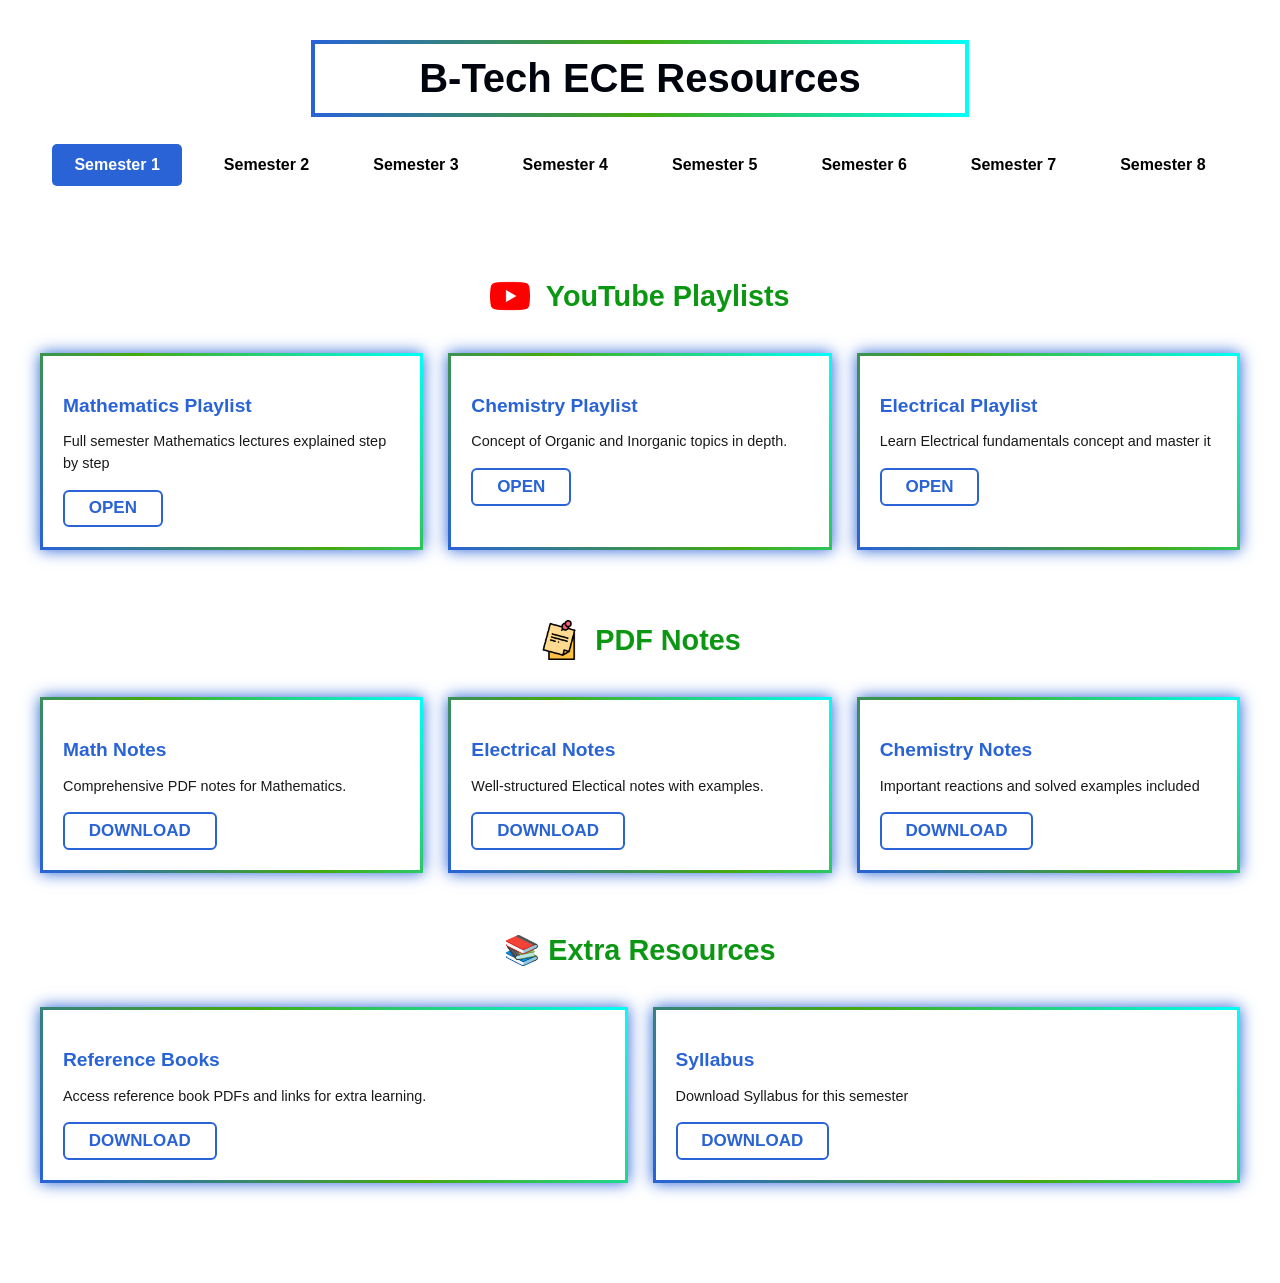
<file: frontend/B-Tech/btechECE.html>
<!DOCTYPE html>
<html lang="en">
<head>
  <meta charset="UTF-8">
  <meta name="viewport" content="width=device-width, initial-scale=1.0">
  <title>B-Tech ECE Resources</title>
  <style>
    body {
      margin: 0;
      font-family: "Poppins", sans-serif;
      background: linear-gradient(270deg, #e2e2e3, #ffffff, #ffffffe2);
      background-size: 400% 400%;
      animation: whiteBG 20s ease infinite;
      overflow-x: hidden;
      min-height: 100vh;
    }

    @keyframes whiteBG {
      0% { background-position: 0% 50%; }
      50% { background-position: 100% 50%; }
      100% { background-position: 0% 50%; }
    }

    h1 {
      text-align: center;
      margin-top: 40px;
      font-size: 2.5rem;
      color: #00040d;
      padding: 12px 25px;
      border: 4px solid;
      border-image: linear-gradient(90deg, #2963d6, #44a90e, #00fff7) 1;
      animation: borderAnim 4s linear infinite;
      border-radius: 10px;
      max-width: 600px;
      margin-left: auto;
      margin-right: auto;
    }

    @keyframes borderAnim {
      0% { border-image-source: linear-gradient(90deg, #2963d6, #44a90e, #00fff7); }
      50% { border-image-source: linear-gradient(270deg, #2963d6, #44a90e, #00fff7); }
      100% { border-image-source: linear-gradient(90deg, #2963d6, #44a90e, #00fff7); }
    }

    h2.section-title {
      margin: 40px 0 20px;
      text-align: center;
      font-size: 1.8rem;
      color: #0c9713;
    }

    .semester-section {
      margin-bottom: 60px;
      padding: 20px;
    }

    .card-container {
      position: relative;
      z-index: 1;
      display: grid;
      grid-template-columns: repeat(auto-fit, minmax(260px, 1fr));
      gap: 25px;
      max-width: 1200px;
      margin: 0 auto;
      padding: 20px;
    }

    .card {
      background: rgba(255, 255, 255, 0.6);
      padding: 20px;
      backdrop-filter: blur(12px);
      box-shadow: 0 0 15px #2963d6;
      transition: transform 0.3s ease, box-shadow 0.3s ease;
      cursor: pointer;
      border: 3px solid;
      border-image: linear-gradient(45deg, #2963d6, #44a90e, #00fff7) 1;
      animation: borderAnim 6s linear infinite;
    }

    .card:hover {
      box-shadow: 0 0 40px rgba(0, 255, 255, 0.6);
      transform: scale(1.05);
    }

    .card h3 {
      font-size: 1.2rem;
      margin-bottom: 10px;
      color: #2963d6;
    }

    .card p {
      font-size: 0.9rem;
      line-height: 1.5;
      opacity: 0.9;
      margin-bottom: 15px;
      color: black;
    }

    .btn {
      --color: #2963d6;
      --color2: rgb(10, 25, 30);
      padding: 0.4em 1.4em;
      background-color: transparent;
      border-radius: 6px;
      border: 2px solid var(--color);
      transition: .5s;
      position: relative;
      overflow: hidden;
      cursor: pointer;
      z-index: 1;
      font-weight: 600;
      font-size: 17px;
      font-family: 'Roboto', 'Segoe UI', sans-serif;
      text-transform: uppercase;
      color: var(--color);
    }

    .btn::after, .btn::before {
      content: '';
      display: block;
      height: 100%;
      width: 100%;
      transform: skew(90deg) translate(-50%, -50%);
      position: absolute;
      inset: 50%;
      left: 25%;
      z-index: -1;
      transition: .5s ease-out;
      background-color: var(--color);
    }

    .btn::before {
      top: -50%;
      left: -25%;
      transform: skew(90deg) rotate(180deg) translate(-50%, -50%);
    }

    .btn:hover::before {
      transform: skew(45deg) rotate(180deg) translate(-50%, -50%);
    }

    .btn:hover::after {
      transform: skew(45deg) translate(-50%, -50%);
    }

    .btn:hover {
      color: var(--color2);
    }

    .btn:active {
      filter: brightness(.7);
      transform: scale(.98);
    }

    img.icon {
      height: 40px;
      position: relative;
      top: 10px;
      margin-right: 8px;
    }

    .semester-tabs {
      display: flex;
      justify-content: center;
      margin: 20px 0;
      flex-wrap: wrap;
    }

    .semester-tab {
      padding: 10px 20px;
      margin: 0 10px;
      background: rgba(255, 255, 255, 0.6);
      border-radius: 5px;
      cursor: pointer;
      font-weight: bold;
      transition: all 0.3s ease;
      border: 2px solid transparent;
    }

    .semester-tab:hover {
      border-color: #2963d6;
    }

    .semester-tab.active {
      background: #2963d6;
      color: white;
    }

    .hidden {
      display: none;
    }
  </style>
</head>
<body>
  <h1>B-Tech ECE Resources</h1>

  <div class="semester-tabs">
    <div class="semester-tab active" data-target="semester3">Semester 1</div>
    <div class="semester-tab" data-target="semester2">Semester 2</div>
    <div class="semester-tab" data-target="semester3">Semester 3</div>
    <div class="semester-tab" data-target="semester4">Semester 4</div>
    <div class="semester-tab" data-target="semester5">Semester 5</div>
    <div class="semester-tab" data-target="semester6">Semester 6</div>
    <div class="semester-tab" data-target="semester7">Semester 7</div>
    <div class="semester-tab" data-target="semester8">Semester 8</div>
  </div>

  <!-- Semester 1 Section -->
  <section id="semester1" class="semester-section">
    <h2 class="section-title"><img src="./youtube.png" class="icon"> YouTube Playlists</h2>
    <div class="card-container">
      <div class="card">
        <h3>Mathematics Playlist</h3>
        <p>Full semester Mathematics lectures explained step by step</p>
        <button class="btn">Open</button>
      </div>
      <div class="card">
        <h3>Chemistry Playlist</h3>
        <p>Concept of Organic and Inorganic topics in depth.</p>
        <button class="btn">Open</button>
      </div>
      <div class="card">
        <h3>Electrical Playlist</h3>
        <p>Learn Electrical fundamentals concept and master it</p>
        <button class="btn">Open</button>
      </div>
    </div>

    <h2 class="section-title"><img src="./sticky-notes.png" class="icon"> PDF Notes</h2>
    <div class="card-container">
      <div class="card">
        <h3>Math Notes</h3>
        <p>Comprehensive PDF notes for Mathematics.</p>
        <button class="btn">Download</button>
      </div>
      <div class="card">
        <h3>Electrical Notes</h3>
        <p>Well-structured Electical notes with examples.</p>
        <button class="btn">Download</button>
      </div>
      <div class="card">
        <h3>Chemistry Notes</h3>
        <p>Important reactions and solved examples included</p>
        <button class="btn">Download</button>
      </div>
    </div>

    <h2 class="section-title">📚 Extra Resources</h2>
    <div class="card-container">
      <div class="card">
        <h3>Reference Books</h3>
        <p>Access reference book PDFs and links for extra learning.</p>
        <button class="btn">Download</button>
      </div>
      <div class="card">
        <h3>Syllabus</h3>
        <p>Download Syllabus for this semester</p>
        <button class="btn">Download</button>
      </div>
    </div>
  </section>

  <!-- Semester 2 Section -->
  <section id="semester2" class="semester-section hidden">
    <h2 class="section-title"><img src="./youtube.png" class="icon"> YouTube Playlists</h2>
    <div class="card-container">
      <div class="card">
        <h3>Math Playlist</h3>
        <p>Full semester Mathematics lectures explained step by step.</p>
        <button class="btn">Open</button>
      </div>
      <div class="card">
        <h3>Physics Playlist</h3>
        <p>Concept of Mechanics and waves topics in depth.</p>
        <button class="btn">Open</button>
      </div>
      <div class="card">
        <h3>C Programming Playlist</h3>
        <p>Learn C language fundamentals with coding examples.</p>
        <button class="btn">Open</button>
      </div>
      <div class="card">
        <h3>English</h3>
        <p>Letter formats and grammer covered in details</p>
        <button class="btn">Open</button>
      </div>
    </div>

    <h2 class="section-title"><img src="./sticky-notes.png" class="icon"> PDF Notes</h2>
    <div class="card-container">
      <div class="card">
        <h3>Math Notes</h3>
        <p>Comprehensive PDF notes for Mathematics.</p>
        <button class="btn">Download</button>
      </div>
      <div class="card">
        <h3>Chemistry Notes</h3>
        <p>Important reactions and solved problems included.</p>
        <button class="btn">Download</button>
      </div>
      <div class="card">
        <h3>C Programming Notes</h3>
        <p>Well-structured C programming notes with examples.</p>
        <button class="btn">Download</button>
      </div>
      <div class="card">
        <h3>English</h3>
        <p>Notes on letter formats and grammer</p>
        <button class="btn">Download</button>
      </div>
    </div>

    <h2 class="section-title">📚 Extra Resources</h2>
    <div class="card-container">
      <div class="card">
        <h3>Reference Books</h3>
        <p>Access reference book PDFs and links for extra learning.</p>
        <button class="btn">Download</button>
      </div>
      <div class="card">
        <h3>Syllabus</h3>
        <p>Download Syllabus for this semester</p>
        <button class="btn">Download</button>
      </div>
    </div>
  </section>

    <!-- Semester 3 Section -->
  <section id="semester3" class="semester-section hidden">
    <h2 class="section-title"><img src="/frontend/assets/youtube.png" class="icon"> YouTube Playlists</h2>
    <div class="card-container">
      <div class="card">
        <h3>Network Theory Playlist</h3>
        <p>KVL, KCL, Thevenin's, Norton's, and Maximum Power covered in detalied</p>
        <button class="btn">Open</button>
      </div>
      <div class="card">
        <h3>Electronic Devices Playlist</h3>
        <p>Covers semiconductor materials, diodesand transistors and other related devices</p>
        <button class="btn">Open</button>
      </div>
      <div class="card">
        <h3>Signals & Systems Playlist</h3>
        <p>Full syllabus covered in lectures</p>
        <button class="btn">Open</button>
      </div>
      <div class="card">
        <h3>Digital Systems Design Playlist</h3>
        <p>combinational circuits & sequential circuits etc covered step by step</p>
        <button class="btn">Open</button>
      </div>
      <div class="card">
        <h3>Data Structure & Algorithm Playlist</h3>
        <p>Concept of Linked List, Stacks and more covered in depth</p>
        <button class="btn">Open</button>
      </div>
           <div class="card">
        <h3>Mathematics III Playlist</h3>
        <p>Learn about probablity & Statistics in detail</p>
        <button class="btn">Open</button>
      </div>
    </div>

    <h2 class="section-title"><img src="/frontend/assets/sticky-notes.png" class="icon"> PDF Notes</h2>
    <div class="card-container">
      <div class="card">
        <h3>Math Notes</h3>
        <p>Comprehensive PDF notes for Mathematics.</p>
        <button class="btn">Download</button>
      </div>
      <div class="card">
        <h3>Digital system Design Notes</h3>
        <p>Important theory and concept included.</p>
        <button class="btn">Download</button>
      </div>
      <div class="card">
        <h3>Signals & Systems Notes</h3>
        <p>Well-structured notes with circuit diagrams.</p>
        <button class="btn">Download</button>
      </div>
      <div class="card">
        <h3>Electronic Devices Notes</h3>
        <p>Comprehensive PDF notes for Electronic Devices.</p>
        <button class="btn">Download</button>
      </div>
      <div class="card">
        <h3>Network Theory Notes</h3>
        <p>Comprehensive PDF notes with detailed theory</p>
        <button class="btn">Download</button>
      </div>
            <div class="card">
        <h3>DSA Notes</h3>
        <p>Theory with important Coding problems</p>
        <button class="btn">Download</button>
      </div>
    </div>

    <h2 class="section-title">📚 Extra Resources</h2>
    <div class="card-container">
      <div class="card">
        <h3>Reference Books</h3>
        <p>Access reference book PDFs and links for extra learning.</p>
        <button class="btn">Download</button>
      </div>
      <div class="card">
        <h3>Syllabus</h3>
        <p>Download Syllabus for this semester</p>
        <button class="btn">Download</button>
      </div>
    </div>
  </section>

    <!-- Semester 4 Section -->
  <section id="semester4" class="semester-section hidden">
    <h2 class="section-title"><img src="/frontend/assets/youtube.png" class="icon"> YouTube Playlists</h2>
    <div class="card-container">
      <div class="card">
        <h3>Analog Communication Playlist</h3>
        <p>All the topics related to Analog Communication covered in detail</p>
        <button class="btn">Open</button>
      </div>
      <div class="card">
        <h3>Analog Electronic Circuits Playlist</h3>
        <p>Concept of semiconductors,amplifiers etc covered in playlist lecture</p>
        <button class="btn">Open</button>
      </div>
      <div class="card">
        <h3>Microprocessor & Microcontrollers Playlist</h3>
        <p>The architecture and programming of 8085 and 8086 microprocessors etc covered</p>
        <button class="btn">Open</button>
      </div>
      <div class="card">
        <h3>Design and Analysis of Algorithm Playlist</h3>
        <p> Data structures, algorithm design paradigms backtracking</p>
        <button class="btn">Open</button>
      </div>
          <div class="card">
        <h3>Numerical Methods Playlist</h3>
        <p>All the topics are covered in the playlist in detalied manner</p>
        <button class="btn">Open</button>
      </div>
          <div class="card">
        <h3>Biology for Engineers Playlist</h3>
        <p>Evolution and classification, cellular biology and molecular biology covered in lectures</p>
        <button class="btn">Open</button>
      </div>
    </div>

    <h2 class="section-title"><img src="/frontend/assets/sticky-notes.png" class="icon"> PDF Notes</h2>
    <div class="card-container">
      <div class="card">
        <h3>Analog Communication Notes</h3>
        <p>Well-structured and detailed notes</p>
        <button class="btn">Download</button>
      </div>
      <div class="card">
        <h3>Analog Electronic Circuits Notes</h3>
        <p>Comprehensice PDF notes with important circuit diagrams</p>
        <button class="btn">Download</button>
      </div>
      <div class="card">
        <h3>Microprocessor & Microcontrollers Notes</h3>
        <p>Well-structured theory and PYQS</p>
        <button class="btn">Download</button>
      </div>
      <div class="card">
        <h3>Design and Analysis of Algorithm Notes</h3>
        <p>Detailed theory and important questions included</p>
        <button class="btn">Download</button>
      </div>
            <div class="card">
        <h3>Numerical Methods Notes</h3>
        <p>Detailed theory and important numerical included</p>
        <button class="btn">Download</button>
      </div>
            <div class="card">
        <h3>Biology for Engineers Notes</h3>
        <p>Detailed theory and most asked diagrmas and questions included</p>
        <button class="btn">Download</button>
      </div>
    </div>

    <h2 class="section-title">📚 Extra Resources</h2>
    <div class="card-container">
      <div class="card">
        <h3>Reference Books</h3>
        <p>Access reference book PDFs and links for extra learning.</p>
        <button class="btn">Download</button>
      </div>
      <div class="card">
        <h3>Syllabus</h3>
        <p>Download Syllabus for this semester</p>
        <button class="btn">Download</button>
      </div>
    </div>
  </section>

  <script>
    // Tab functionality
    document.querySelectorAll('.semester-tab').forEach(tab => {
      tab.addEventListener('click', () => {
        // Remove active class from all tabs
        document.querySelectorAll('.semester-tab').forEach(t => {
          t.classList.remove('active');
        });
        
        // Add active class to clicked tab
        tab.classList.add('active');
        
        // Hide all sections
        document.querySelectorAll('.semester-section').forEach(section => {
          section.classList.add('hidden');
        });
        
        // Show the targeted section
        const targetId = tab.getAttribute('data-target');
        document.getElementById(targetId).classList.remove('hidden');
      });
    });
  </script>
</body>
</html>
</file>
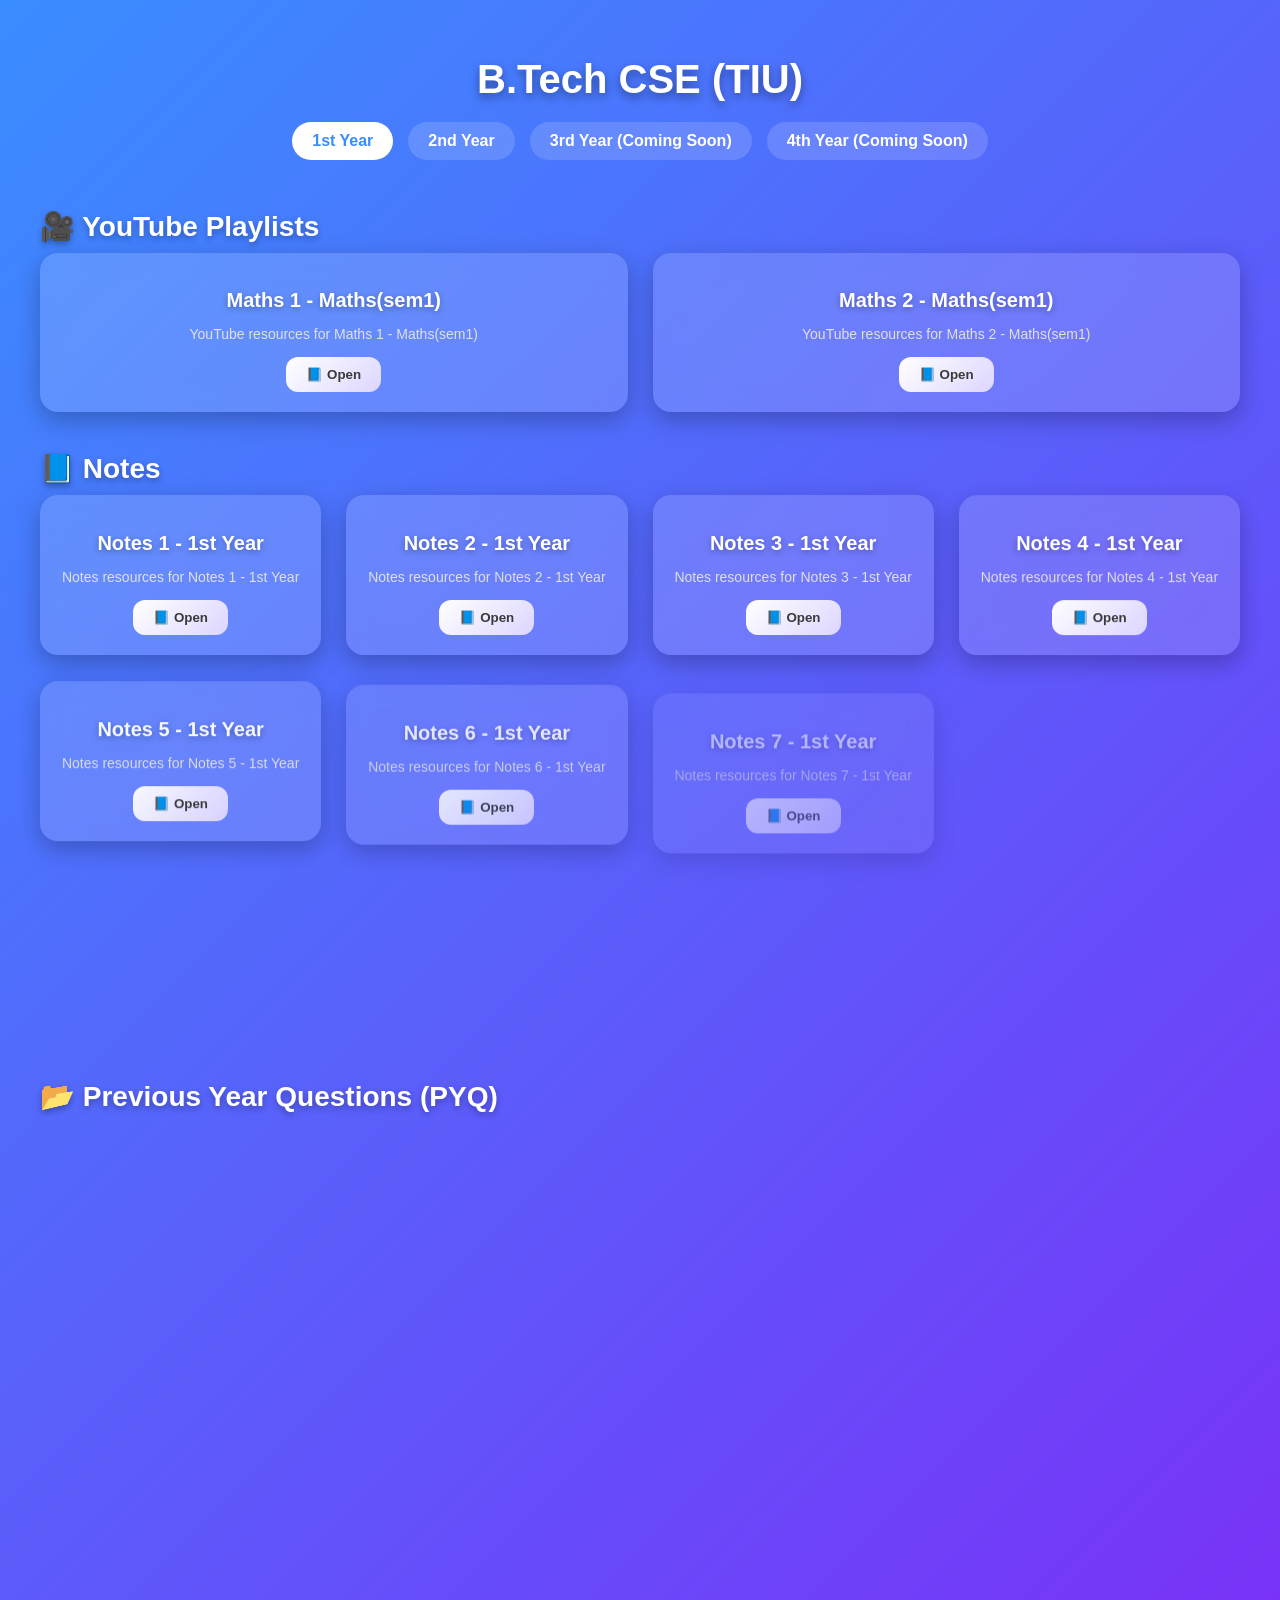
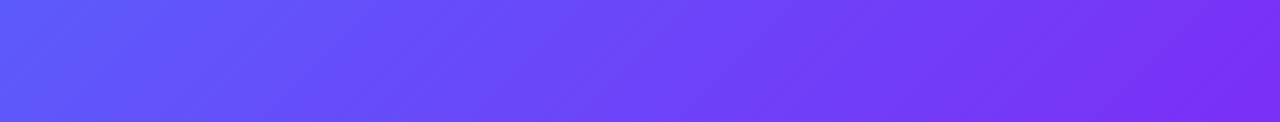
<file: frontend/B-Tech/btechFood.html>
<!DOCTYPE html>
<html lang="en">
<head>
  <meta charset="UTF-8">
  <meta name="viewport" content="width=device-width, initial-scale=1.0">
  <title>TIU</title>
  <script src="https://cdnjs.cloudflare.com/ajax/libs/gsap/3.12.2/gsap.min.js"></script>
  <style>
    body {
      margin: 0;
      font-family: 'Segoe UI', sans-serif;
      background: linear-gradient(135deg, #3a8dff, #7b2ff7);
      color: white;
      display: flex;
      flex-direction: column;
      align-items: center;
      padding: 30px;
    }

    h1 {
      font-size: 40px;
      margin-bottom: 20px;
      text-shadow: 0 4px 10px rgba(0,0,0,0.4);
    }

    /* Tabs */
    .tabs {
      display: flex;
      gap: 15px;
      margin-bottom: 30px;
    }
    .tab {
      padding: 10px 20px;
      background: rgba(255,255,255,0.15);
      border-radius: 20px;
      cursor: pointer;
      font-weight: bold;
      transition: 0.3s;
    }
    .tab:hover, .tab.active {
      background: white;
      color: #3a8dff;
    }

    /* Section heading */
    .section-title {
      font-size: 28px;
      margin: 20px 0 10px;
      text-align: left;
      width: 100%;
      max-width: 1200px;
      font-weight: bold;
      text-shadow: 0 3px 6px rgba(0,0,0,0.3);
    }

    /* Cards */
    .card-container {
      display: grid;
      grid-template-columns: repeat(auto-fit, minmax(250px, 1fr));
      gap: 25px;
      width: 100%;
      max-width: 1200px;
      margin-bottom: 40px;
    }
    .card {
      background: rgba(255,255,255,0.15);
      border-radius: 18px;
      padding: 20px;
      backdrop-filter: blur(12px);
      box-shadow: 0 8px 25px rgba(0,0,0,0.25);
      text-align: center;
      transform: translateY(30px);
      opacity: 0;
      transition: 0.4s ease;
    }
    .card h2 {
      font-size: 20px;
      margin-bottom: 10px;
      color: #fff;
      text-shadow: 0 2px 6px rgba(0,0,0,0.3);
    }
    .card p {
      font-size: 14px;
      color: #e0e0e0;
      margin-bottom: 15px;
    }
    .card button {
      padding: 10px 20px;
      border: none;
      border-radius: 12px;
      background: linear-gradient(135deg, #fff, #dcd6ff);
      color: #3a3a3a;
      font-weight: bold;
      cursor: pointer;
      transition: 0.3s;
    }
    .card button:hover {
      transform: scale(1.1);
      background: linear-gradient(135deg, #7b2ff7, #3a8dff);
      color: white;
    }

/* ✅ Mobile View Optimized (≤480px) */
@media (max-width: 480px) {
  body {
    padding: 10px;
    font-size: 14px;
  }

  /* Tabs (Year Selection) */
  .tabs {
    flex-direction: column;
    align-items: stretch;
    gap: 8px;
  }

  .tab {
    width: 100%;
    padding: 12px;
    font-size: 16px;
    text-align: center;
    border-radius: 12px;
  }

  /* Section Titles */
  .section-title {
    font-size: 18px;
    text-align: center;
    margin: 20px 0 10px;
  }

  /* Cards (Notes, YouTube, PYQ) */
  .card-container {
    grid-template-columns: 1fr;
    gap: 16px;
  }

  .card {
    border-radius: 15px;
    padding: 16px;
    text-align: center;
    font-size: 14px;
    font-weight: 500;
    transition: transform 0.3s ease, box-shadow 0.3s ease;
  }

  .card:hover {
    transform: translateY(-6px) scale(1.03);
  }
}

  </style>
</head>
<body>

  <h1>B.Tech CSE (TIU)</h1>

  <!-- Year Tabs -->
  <div class="tabs">
    <div class="tab active" data-year="1">1st Year</div>
    <div class="tab" data-year="2">2nd Year</div>
    <div class="tab" data-year="3">3rd Year (Coming Soon)</div>
    <div class="tab" data-year="4">4th Year (Coming Soon)</div>
  </div>

  <!-- Sections -->
  <div id="sections"></div>

  <script>
    // Data
    const data = {
      1: {
        youtube: Array.from({ length: 2 }, (_, i) => `Maths ${i+1} - Maths(sem1)`),
        notes: Array.from({ length: 10 }, (_, i) => `Notes ${i+1} - 1st Year`),
        pyq: Array.from({ length: 10 }, (_, i) => `PYQ ${i+1} - 1st Year`),
      },
      2: {
        youtube: Array.from({ length: 10 }, (_, i) => `YT Playlist ${i+1} - 2nd Year`),
        notes: Array.from({ length: 10 }, (_, i) => `Notes ${i+1} - 2nd Year`),
        pyq: Array.from({ length: 10 }, (_, i) => `PYQ ${i+1} - 2nd Year`),
      },
      3: { coming: true },
      4: { coming: true }
    };

    const sectionsDiv = document.getElementById("sections");

    // Function to create cards
    function createCards(items, section) {
      const container = document.createElement("div");
      container.className = "card-container";

      items.forEach(item => {
        const card = document.createElement("div");
        card.className = "card";
        card.innerHTML = `
          <h2>${item}</h2>
          <p>${section} resources for ${item}</p>
          <button>📘 Open</button>
        `;
        container.appendChild(card);
      });

      return container;
    }

    // Load sections for selected year
    function loadSections(year) {
      sectionsDiv.innerHTML = "";
      if (data[year].coming) {
        sectionsDiv.innerHTML = `<h2 class="section-title">Resources Coming Soon...</h2>`;
        return;
      }

      // YouTube
      const ytTitle = document.createElement("h2");
      ytTitle.className = "section-title";
      ytTitle.innerText = "🎥 YouTube Playlists";
      sectionsDiv.appendChild(ytTitle);
      sectionsDiv.appendChild(createCards(data[year].youtube, "YouTube"));

      // Notes
      const notesTitle = document.createElement("h2");
      notesTitle.className = "section-title";
      notesTitle.innerText = "📘 Notes";
      sectionsDiv.appendChild(notesTitle);
      sectionsDiv.appendChild(createCards(data[year].notes, "Notes"));

      // PYQs
      const pyqTitle = document.createElement("h2");
      pyqTitle.className = "section-title";
      pyqTitle.innerText = "📂 Previous Year Questions (PYQ)";
      sectionsDiv.appendChild(pyqTitle);
      sectionsDiv.appendChild(createCards(data[year].pyq, "PYQ"));

      // Animate cards
      gsap.to(".card", {
        y: 0,
        opacity: 1,
        duration: 0.8,
        stagger: 0.15,
        ease: "power3.out"
      });
    }

    // Initial Load
    loadSections(1);

    // Tabs click handler
    document.querySelectorAll(".tab").forEach(tab => {
      tab.addEventListener("click", () => {
        document.querySelectorAll(".tab").forEach(t => t.classList.remove("active"));
        tab.classList.add("active");
        loadSections(tab.getAttribute("data-year"));
      });
    });
  </script>
</body>
</html>
</file>
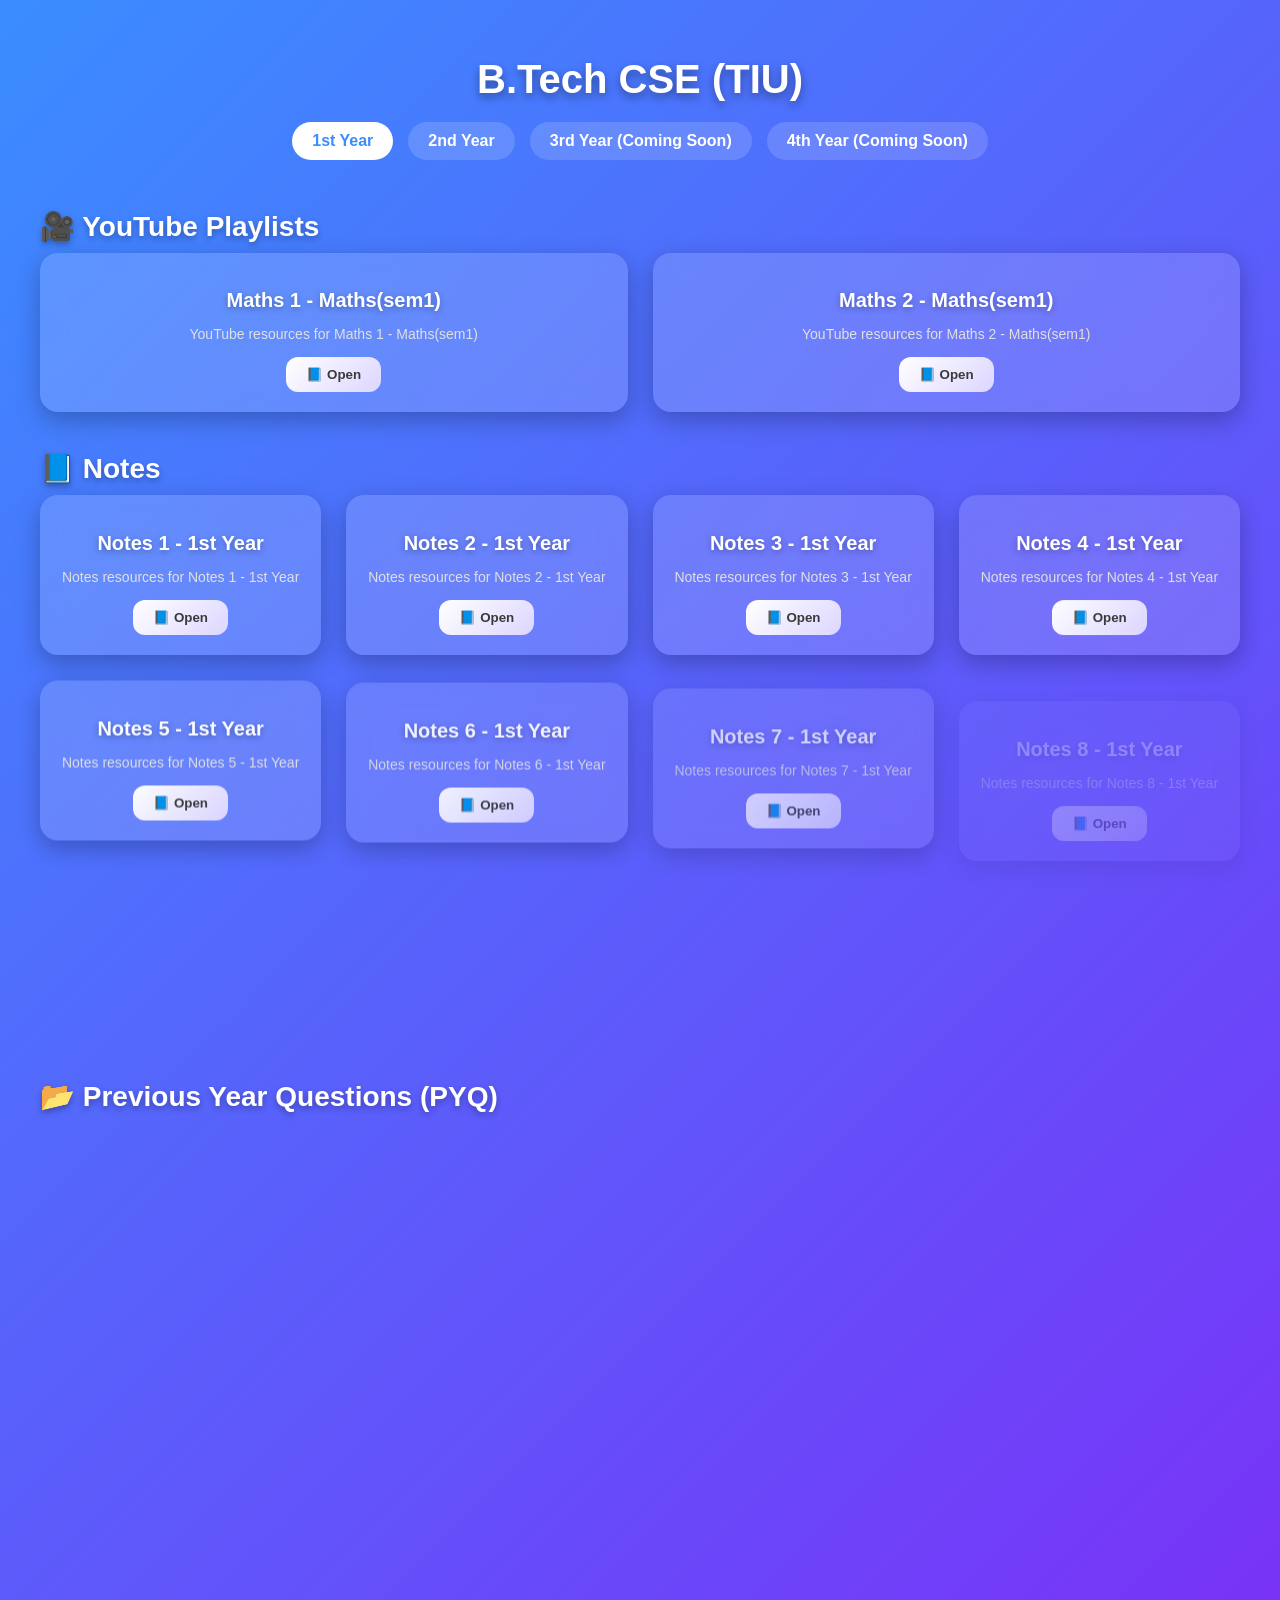
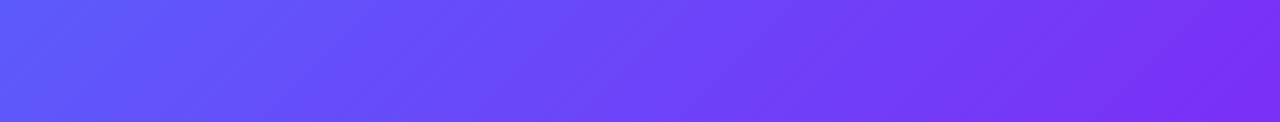
<file: frontend/B-Tech/btechIOT.html>
<!DOCTYPE html>
<html lang="en">
<head>
  <meta charset="UTF-8">
  <meta name="viewport" content="width=device-width, initial-scale=1.0">
  <title>TIU</title>
  <script src="https://cdnjs.cloudflare.com/ajax/libs/gsap/3.12.2/gsap.min.js"></script>
  <style>
    body {
      margin: 0;
      font-family: 'Segoe UI', sans-serif;
      background: linear-gradient(135deg, #3a8dff, #7b2ff7);
      color: white;
      display: flex;
      flex-direction: column;
      align-items: center;
      padding: 30px;
    }

    h1 {
      font-size: 40px;
      margin-bottom: 20px;
      text-shadow: 0 4px 10px rgba(0,0,0,0.4);
    }

    /* Tabs */
    .tabs {
      display: flex;
      gap: 15px;
      margin-bottom: 30px;
    }
    .tab {
      padding: 10px 20px;
      background: rgba(255,255,255,0.15);
      border-radius: 20px;
      cursor: pointer;
      font-weight: bold;
      transition: 0.3s;
    }
    .tab:hover, .tab.active {
      background: white;
      color: #3a8dff;
    }

    /* Section heading */
    .section-title {
      font-size: 28px;
      margin: 20px 0 10px;
      text-align: left;
      width: 100%;
      max-width: 1200px;
      font-weight: bold;
      text-shadow: 0 3px 6px rgba(0,0,0,0.3);
    }

    /* Cards */
    .card-container {
      display: grid;
      grid-template-columns: repeat(auto-fit, minmax(250px, 1fr));
      gap: 25px;
      width: 100%;
      max-width: 1200px;
      margin-bottom: 40px;
    }
    .card {
      background: rgba(255,255,255,0.15);
      border-radius: 18px;
      padding: 20px;
      backdrop-filter: blur(12px);
      box-shadow: 0 8px 25px rgba(0,0,0,0.25);
      text-align: center;
      transform: translateY(30px);
      opacity: 0;
      transition: 0.4s ease;
    }
    .card h2 {
      font-size: 20px;
      margin-bottom: 10px;
      color: #fff;
      text-shadow: 0 2px 6px rgba(0,0,0,0.3);
    }
    .card p {
      font-size: 14px;
      color: #e0e0e0;
      margin-bottom: 15px;
    }
    .card button {
      padding: 10px 20px;
      border: none;
      border-radius: 12px;
      background: linear-gradient(135deg, #fff, #dcd6ff);
      color: #3a3a3a;
      font-weight: bold;
      cursor: pointer;
      transition: 0.3s;
    }
    .card button:hover {
      transform: scale(1.1);
      background: linear-gradient(135deg, #7b2ff7, #3a8dff);
      color: white;
    }

/* ✅ Mobile View Optimized (≤480px) */
@media (max-width: 480px) {
  body {
    padding: 10px;
    font-size: 14px;
  }

  /* Tabs (Year Selection) */
  .tabs {
    flex-direction: column;
    align-items: stretch;
    gap: 8px;
  }

  .tab {
    width: 100%;
    padding: 12px;
    font-size: 16px;
    text-align: center;
    border-radius: 12px;
  }

  /* Section Titles */
  .section-title {
    font-size: 18px;
    text-align: center;
    margin: 20px 0 10px;
  }

  /* Cards (Notes, YouTube, PYQ) */
  .card-container {
    grid-template-columns: 1fr;
    gap: 16px;
  }

  .card {
    border-radius: 15px;
    padding: 16px;
    text-align: center;
    font-size: 14px;
    font-weight: 500;
    transition: transform 0.3s ease, box-shadow 0.3s ease;
  }

  .card:hover {
    transform: translateY(-6px) scale(1.03);
  }
}

  </style>
</head>
<body>

  <h1>B.Tech CSE (TIU)</h1>

  <!-- Year Tabs -->
  <div class="tabs">
    <div class="tab active" data-year="1">1st Year</div>
    <div class="tab" data-year="2">2nd Year</div>
    <div class="tab" data-year="3">3rd Year (Coming Soon)</div>
    <div class="tab" data-year="4">4th Year (Coming Soon)</div>
  </div>

  <!-- Sections -->
  <div id="sections"></div>

  <script>
    // Data
    const data = {
      1: {
        youtube: Array.from({ length: 2 }, (_, i) => `Maths ${i+1} - Maths(sem1)`),
        notes: Array.from({ length: 10 }, (_, i) => `Notes ${i+1} - 1st Year`),
        pyq: Array.from({ length: 10 }, (_, i) => `PYQ ${i+1} - 1st Year`),
      },
      2: {
        youtube: Array.from({ length: 10 }, (_, i) => `YT Playlist ${i+1} - 2nd Year`),
        notes: Array.from({ length: 10 }, (_, i) => `Notes ${i+1} - 2nd Year`),
        pyq: Array.from({ length: 10 }, (_, i) => `PYQ ${i+1} - 2nd Year`),
      },
      3: { coming: true },
      4: { coming: true }
    };

    const sectionsDiv = document.getElementById("sections");

    // Function to create cards
    function createCards(items, section) {
      const container = document.createElement("div");
      container.className = "card-container";

      items.forEach(item => {
        const card = document.createElement("div");
        card.className = "card";
        card.innerHTML = `
          <h2>${item}</h2>
          <p>${section} resources for ${item}</p>
          <button>📘 Open</button>
        `;
        container.appendChild(card);
      });

      return container;
    }

    // Load sections for selected year
    function loadSections(year) {
      sectionsDiv.innerHTML = "";
      if (data[year].coming) {
        sectionsDiv.innerHTML = `<h2 class="section-title">Resources Coming Soon...</h2>`;
        return;
      }

      // YouTube
      const ytTitle = document.createElement("h2");
      ytTitle.className = "section-title";
      ytTitle.innerText = "🎥 YouTube Playlists";
      sectionsDiv.appendChild(ytTitle);
      sectionsDiv.appendChild(createCards(data[year].youtube, "YouTube"));

      // Notes
      const notesTitle = document.createElement("h2");
      notesTitle.className = "section-title";
      notesTitle.innerText = "📘 Notes";
      sectionsDiv.appendChild(notesTitle);
      sectionsDiv.appendChild(createCards(data[year].notes, "Notes"));

      // PYQs
      const pyqTitle = document.createElement("h2");
      pyqTitle.className = "section-title";
      pyqTitle.innerText = "📂 Previous Year Questions (PYQ)";
      sectionsDiv.appendChild(pyqTitle);
      sectionsDiv.appendChild(createCards(data[year].pyq, "PYQ"));

      // Animate cards
      gsap.to(".card", {
        y: 0,
        opacity: 1,
        duration: 0.8,
        stagger: 0.15,
        ease: "power3.out"
      });
    }

    // Initial Load
    loadSections(1);

    // Tabs click handler
    document.querySelectorAll(".tab").forEach(tab => {
      tab.addEventListener("click", () => {
        document.querySelectorAll(".tab").forEach(t => t.classList.remove("active"));
        tab.classList.add("active");
        loadSections(tab.getAttribute("data-year"));
      });
    });
  </script>
</body>
</html>
</file>
